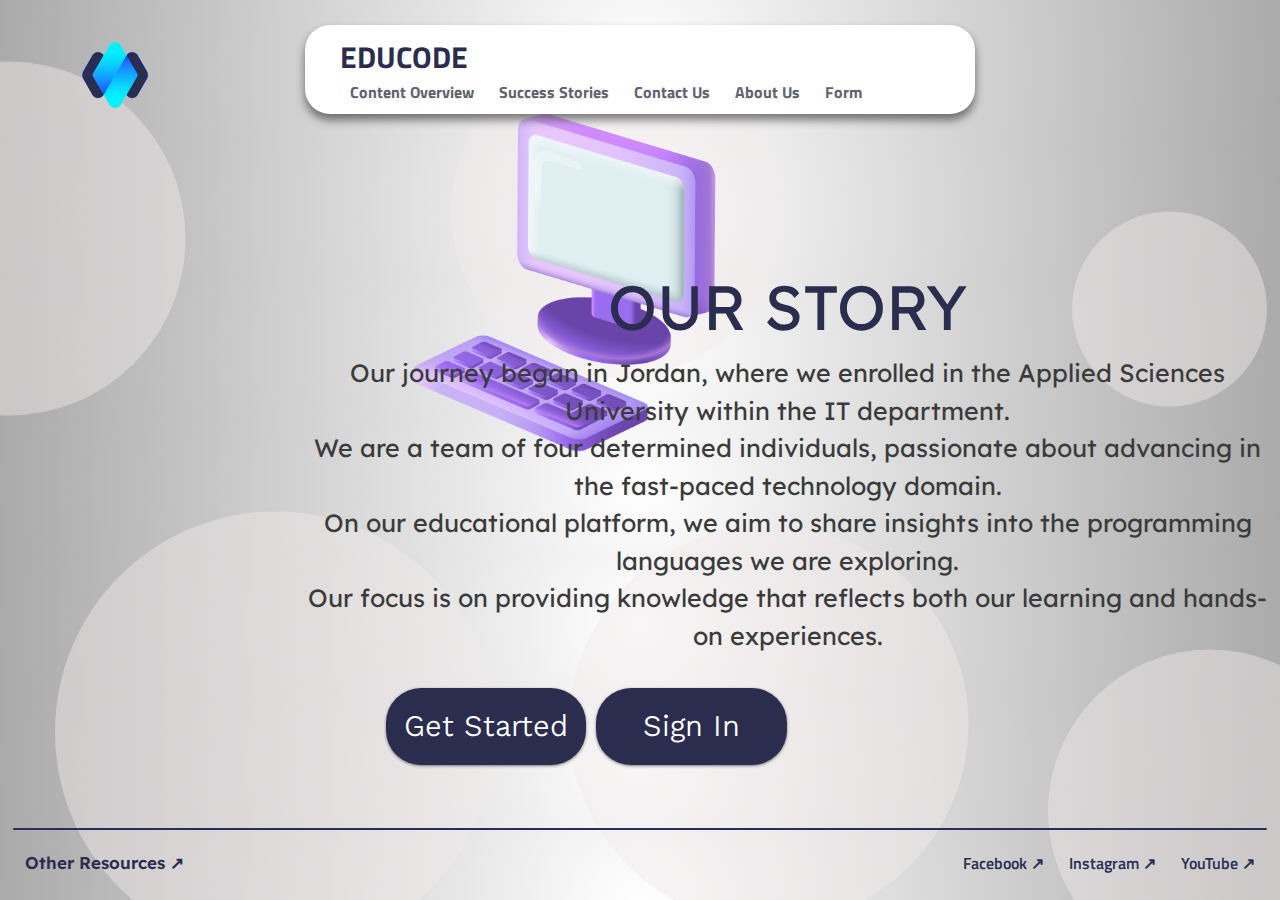
<file: index.html>
<!DOCTYPE html>
<html>
<head>
    <meta charset="UTF-8" />
    <meta name="viewport" content="width=device-width, initial-scale=1.0">
   
    <!--FONTS-->
    <link rel="preconnect" href="https://fonts.googleapis.com">
    <link rel="preconnect" href="https://fonts.gstatic.com" crossorigin>
    <link href="https://fonts.googleapis.com/css2?family=Russo+One&display=swap" rel="stylesheet">
    <link href="https://fonts.googleapis.com/css2?family=Kantumruy+Pro:ital,wght@0,100..700;1,100..700&display=swap" rel="stylesheet">   <link href="https://fonts.googleapis.com/css2?family=Teko:wght@300..700&family=Titillium+Web:ital,wght@0,200;0,300;0,400;0,600;0,700;0,900;1,200;1,300;1,400;1,600;1,700&display=swap" rel="stylesheet">
    <link href="https://fonts.googleapis.com/css2?family=Poppins:ital,wght@0,100;0,200;0,300;0,400;0,500;0,600;0,700;0,800;0,900;1,100;1,200;1,300;1,400;1,500;1,600;1,700;1,800;1,900&display=swap" rel="stylesheet">
    <link href="https://fonts.googleapis.com/css2?family=Lexend:wght@100..900&display=swap" rel="stylesheet">

   <link href="https://cdn.jsdelivr.net/npm/bootstrap@5.3.0-alpha1/dist/css/bootstrap.min.css" rel="stylesheet">


    <title>EduCODE</title>
    <link href="index.css" rel="stylesheet">
</head>
<body>

    <nav class="navbar">
      <div class="logo">
       <a href="index.html" class="hlink">EDUCODE</a>
      </div>
      <ul class="nav-links ">
        <li><a href="contentover.html">Content Overview</a></li>
        <li><a href="success.html">Success Stories</a></li>
        <li><a href="contactus.html">Contact Us</a></li>
        <li><a href="aboutus.html">About Us</a></li>
        <li><a href="form.html">Form</a></li>
      </ul>
    </nav>
        <div class="button-container">
          <a href="contentover.html" class="demo-link">Get Started</a>
          <a href="signin.html" class="sign-in-button" >Sign In</a>
        </div>
      </div>
      <div><img src="logo2.png" class="img-left"></div>
      <div class="ourstory">
        <p>
          <br><f1>OUR STORY</f1>
          <br>Our journey began in Jordan, where we enrolled in the Applied Sciences University within the IT department.
          <br>We are a team of four determined individuals, passionate about advancing in the fast-paced technology domain.
          <br>On our educational platform, we aim to share insights into the programming languages we are exploring.
          <br>Our focus is on providing knowledge that reflects both our learning and hands-on experiences.
        </p>
    </div>
    </section>
    <div class="vline"></div>
    <div class="socail">
      <a href="https://www.Facebook.com/" target="_blank">Facebook  ↗</a>
      <a href="https://www.instagram.com/"target="_blank">Instagram  ↗</a>
      <a href="https://www.youtube.com/"target="_blank">YouTube  ↗</a>
    </div>
    <a href="other.html" class="resource">Other Resources ↗</a>

    <div class="bground"></div>
<div class="img1"><img src="pc-Photoroom.png"></div>

  </body>
</html>
</file>
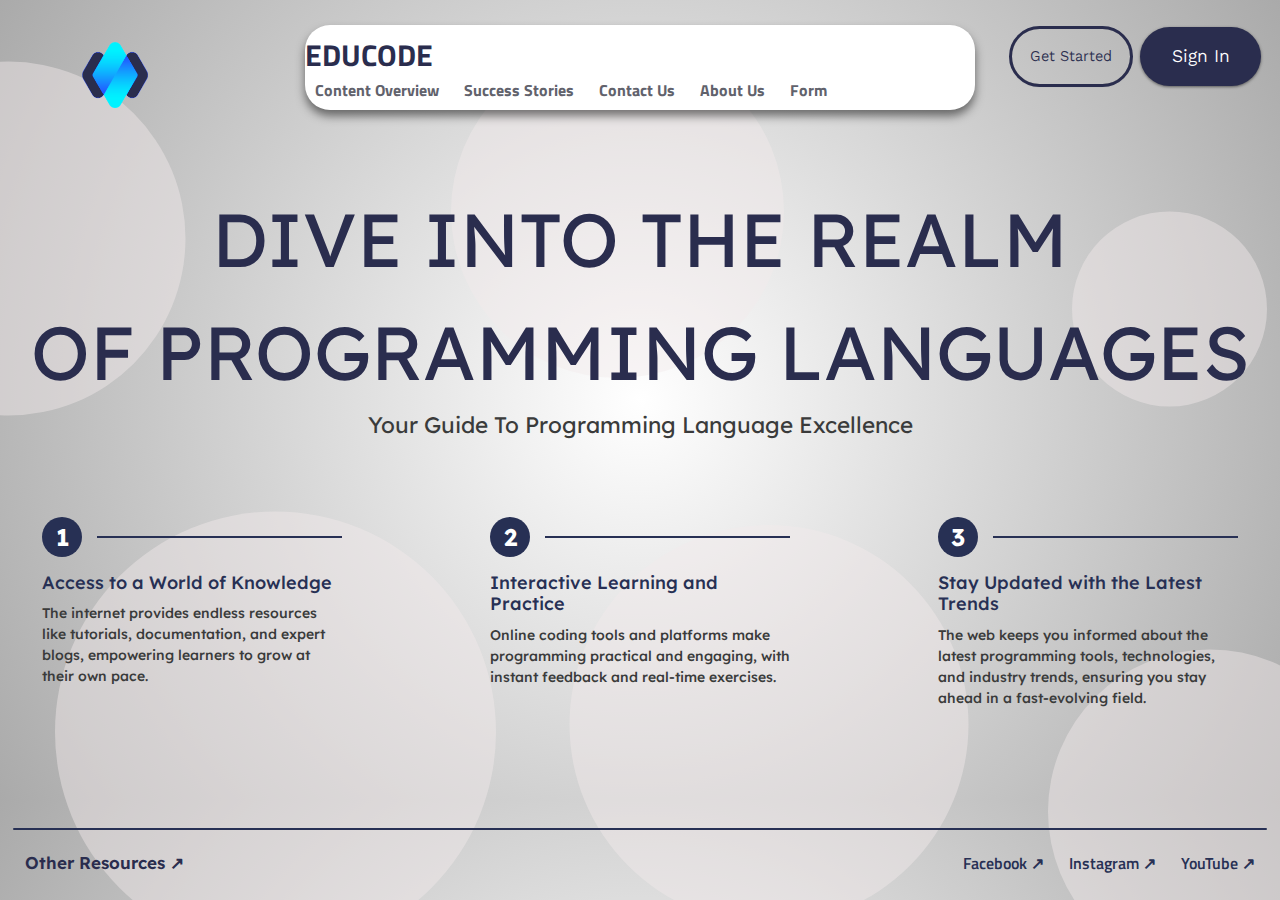
<file: aboutus.html>
<!DOCTYPE html>
<html>
<head>
    <meta charset="UTF-8" />
    <meta name="viewport" content="width=device-width, initial-scale=1.0">
    <link rel="preconnect" href="https://fonts.googleapis.com">
    <link rel="preconsnect" href="https://fonts.gstatic.com" crossorigin>
    <link href="https://fonts.googleapis.com/css2?family=Russo+One&display=swap" rel="stylesheet">
    <link href="https://fonts.googleapis.com/css2?family=Kantumruy+Pro:ital,wght@0,100..700;1,100..700&display=swap" rel="stylesheet">   <link href="https://fonts.googleapis.com/css2?family=Teko:wght@300..700&family=Titillium+Web:ital,wght@0,200;0,300;0,400;0,600;0,700;0,900;1,200;1,300;1,400;1,600;1,700&display=swap" rel="stylesheet">
    <link href="https://fonts.googleapis.com/css2?family=Lexend:wght@100..900&display=swap" rel="stylesheet">
    <title>About us</title>
    <link href="aboutus.css" rel="stylesheet">
       <link href="https://cdn.jsdelivr.net/npm/bootstrap@5.3.0-alpha1/dist/css/bootstrap.min.css" rel="stylesheet">
</head>
<body>
  
    <nav class="navbar">
      <div class="logo">
       <a href="index.html" class="hlink">EDUCODE</a>
      </div>
      <ul class="nav-links ">
        <li><a href="contentover.html">Content Overview</a></li>
        <li><a href="success.html">Success Stories</a></li>
        <li><a href="contactus.html">Contact Us</a></li>
        <li><a href="aboutus.html">About Us</a></li>
        <li><a href="form.html">Form</a></li>
      </ul>
    </nav>

<br><br>
<div class="aboutus">
 <f>DIVE INTO THE REALM <br>OF PROGRAMMING LANGUAGES</f>
  <l>Your Guide To Programming Language Excellence</l>
</div>
<section class="features-container">
  <div class="feature">
      <div class="feature-header">
          <span class="feature-number">1</span>
          <div class="divider"></div>
      </div>
      <div class="feature-content">
          <h3>Access to a World of Knowledge</h3>
          <p>The internet provides endless resources like tutorials, documentation, and expert blogs, empowering learners to grow at their own pace.</p>
      </div>
  </div>

  <div class="feature">
      <div class="feature-header">
          <span class="feature-number">2</span>
          <div class="divider"></div>
      </div>
      <div class="feature-content">
          <h3>Interactive Learning and Practice</h3>
          <p>Online coding tools and platforms make programming practical and engaging, with instant feedback and real-time exercises.</p>
      </div>
  </div>

  <div class="feature">
      <div class="feature-header">
          <span class="feature-number">3</span>
          <div class="divider"></div>
      </div>
      <div class="feature-content">
          <h3>Stay Updated with the Latest Trends </h3>
          <p>The web keeps you informed about the latest programming tools, technologies, and industry trends, ensuring you stay ahead in a fast-evolving field.</p>
      </div>
  </div>
</section>


<div class="button-container">
  <a href="contentover.html" class="demo-link">Get Started</a>
  <a href=signin.html class="sign-in-button" >Sign In</a>
</div>

      <div><img src="logo2.png" class="img-left"></div>
    </section>
    <div class="vline"></div>
    <div class="socail">
      <a href="https://www.Facebook.com/" target="_blank">Facebook  ↗</a>
      <a href="https://www.instagram.com/"target="_blank">Instagram  ↗</a>
      <a href="https://www.youtube.com/"target="_blank">YouTube  ↗</a>
    </div>
 <div class="bground"></div>
 <a href="other.html" class="resource">Other Resources ↗</a>

 

  </body>
</html>
</file>
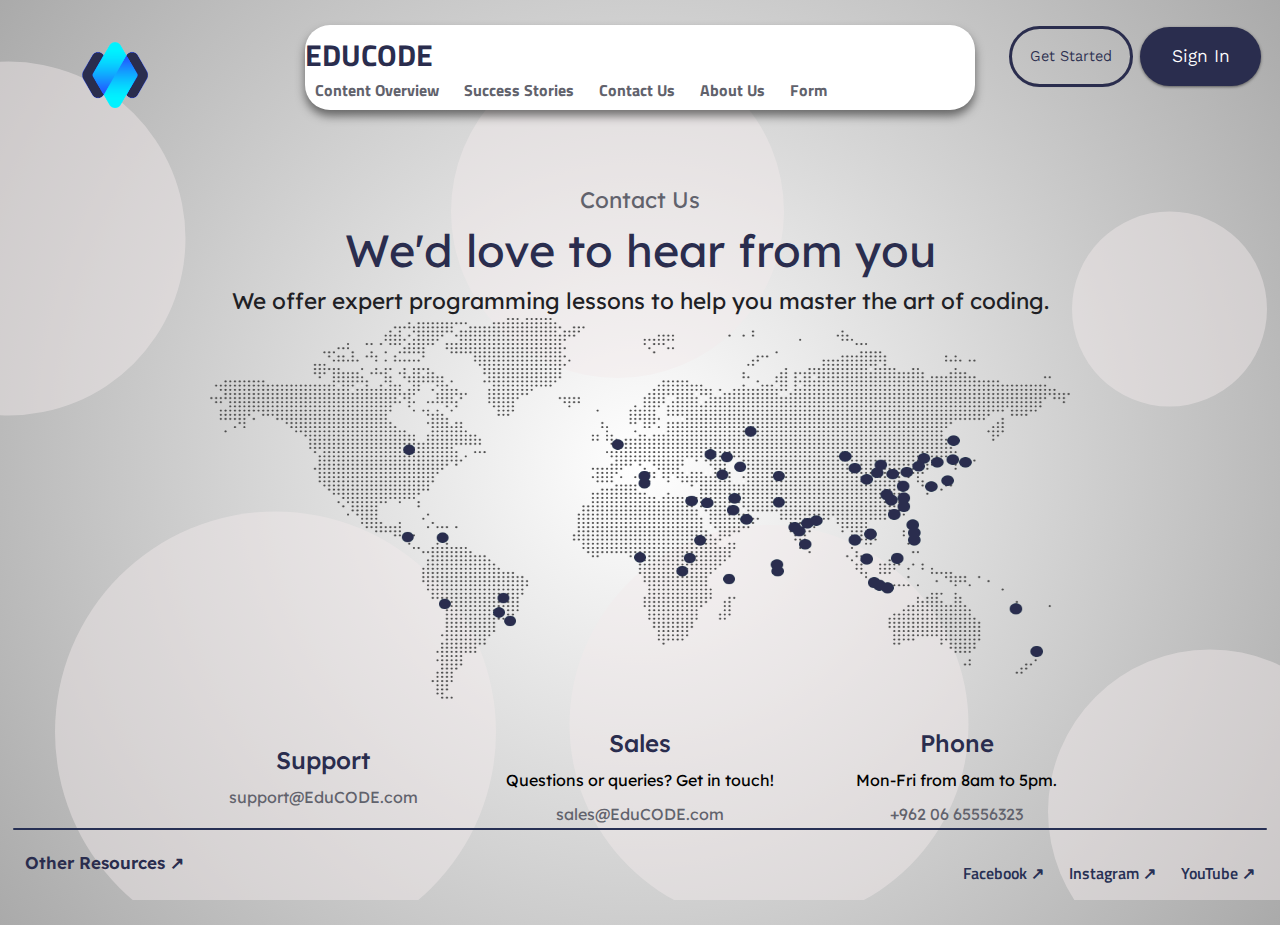
<file: contactus.html>
<!DOCTYPE html>
<html>
<head>
    <meta charset="UTF-8" />
    <meta name="viewport" content="width=device-width, initial-scale=1.0">
    <link rel="preconnect" href="https://fonts.googleapis.com">
    <link rel="preconsnect" href="https://fonts.gstatic.com" crossorigin>
    <link href="https://fonts.googleapis.com/css2?family=Russo+One&display=swap" rel="stylesheet">
    <link href="https://fonts.googleapis.com/css2?family=Kantumruy+Pro:ital,wght@0,100..700;1,100..700&display=swap" rel="stylesheet">   <link href="https://fonts.googleapis.com/css2?family=Teko:wght@300..700&family=Titillium+Web:ital,wght@0,200;0,300;0,400;0,600;0,700;0,900;1,200;1,300;1,400;1,600;1,700&display=swap" rel="stylesheet">
    <link href="https://fonts.googleapis.com/css2?family=Lexend:wght@100..900&display=swap" rel="stylesheet">
    <title>Contact us</title>
    <link href="contactus.css" rel="stylesheet">
       <link href="https://cdn.jsdelivr.net/npm/bootstrap@5.3.0-alpha1/dist/css/bootstrap.min.css" rel="stylesheet">
</head>
<body>
    <nav class="navbar">
      <div class="logo">
       <a href="index.html" class="hlink">EDUCODE</a>
      </div>
      <ul class="nav-links ">
        <li><a href="contentover.html">Content Overview</a></li>
        <li><a href="success.html">Success Stories</a></li>
        <li><a href="contactus.html">Contact Us</a></li>
        <li><a href="aboutus.html">About Us</a></li>
        <li><a href="form.html">Form</a></li>
      </ul>
    </nav>

<br><br>

<div class="aboutus">
  <l>Contact Us</l>
 <f>We'd love to hear from you</f>
 <o>We offer expert programming lessons to help you master the art of coding.</o>
</div>
<div class="world"><img src="image (1).png"></div>
<div class="contact-info">
  <div class="info-block">
    <h3>Support</h3>
    <p></p>
    <a href="mailto:support@untitledui.com">support@EduCODE.com</a>
  </div>
  <div class="info-block">
    <h3>Sales</h3>
    <p>Questions or queries? Get in touch!</p>
    <a href="mailto:sales@untitledui.com">sales@EduCODE.com</a>
  </div>
  <div class="info-block">
    <h3>Phone</h3>
    <p>Mon-Fri from 8am to 5pm.</p>
    <a href="tel:+962 06 65556323">+962 06 65556323</a>
  </div>
</div>

<div class="button-container">
  <a href="contentover.html" class="demo-link">Get Started</a>
  <a href=signin.html class="sign-in-button" >Sign In</a>
</div>

      <div><img src="logo2.png" class="img-left"></div>
    </section>
    <div class="vline"></div>
    <div class="socail">
      <a href="https://www.Facebook.com/" target="_blank">Facebook  ↗</a>
      <a href="https://www.instagram.com/"target="_blank">Instagram  ↗</a>
      <a href="https://www.youtube.com/"target="_blank">YouTube  ↗</a>
    </div>
 <div class="bground"></div>
 <a href="other.html" class="resource">Other Resources ↗</a>

  </body>
</html>
</file>
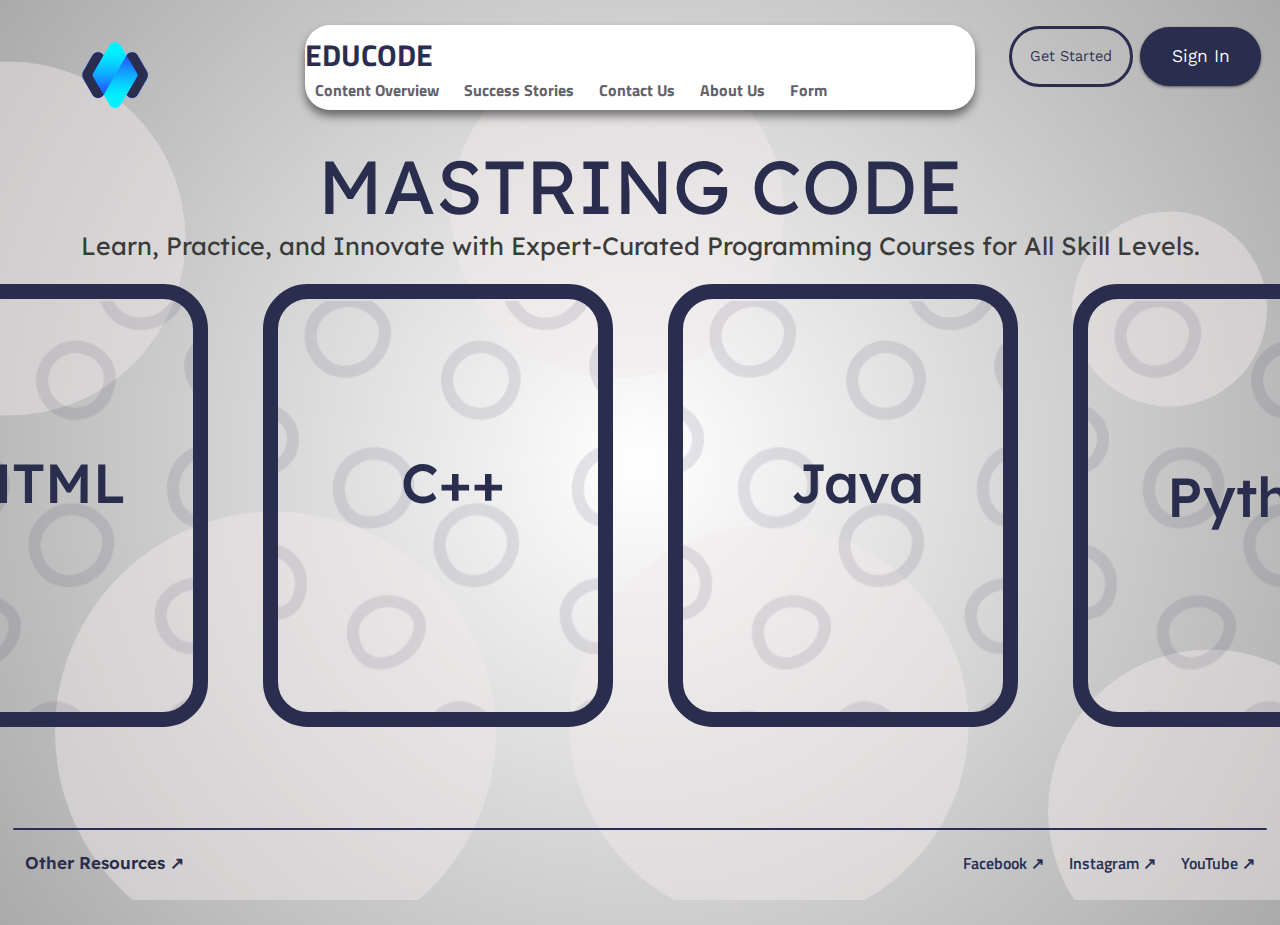
<file: contentover.html>
<!DOCTYPE html>
<html>
<head>
    <meta charset="UTF-8" />
    <meta name="viewport" content="width=device-width, initial-scale=1.0">
    <link rel="preconnect" href="https://fonts.googleapis.com">
    <link href="https://fonts.googleapis.com/css2?family=Russo+One&display=swap" rel="stylesheet">
    <link href="https://fonts.googleapis.com/css2?family=Kantumruy+Pro:ital,wght@0,100..700;1,100..700&display=swap" rel="stylesheet">
    <link href="https://fonts.googleapis.com/css2?family=Teko:wght@300..700&family=Titillium+Web:ital,wght@0,200;0,300;0,400;0,600;0,700;0,900;1,200;1,300;1,400;1,600;1,700&display=swap" rel="stylesheet">
    <link href="https://fonts.googleapis.com/css2?family=Lexend:wght@100..900&display=swap" rel="stylesheet">
    <title>Content overview</title>
    <link href="contentover.css" rel="stylesheet">
       <link href="https://cdn.jsdelivr.net/npm/bootstrap@5.3.0-alpha1/dist/css/bootstrap.min.css" rel="stylesheet">
    <style>


    </style>

</head>
<body>
    <div><img src="logo2.png" class="img-left"></div>
    <!-- Navigation -->
    <nav class="navbar">
        <div class="logo">
            <a href="index.html" class="hlink">EDUCODE</a>
        </div>
        <ul class="nav-links">
        <li><a href="contentover.html">Content Overview</a></li>
        <li><a href="success.html">Success Stories</a></li>
        <li><a href="contactus.html">Contact Us</a></li>
        <li><a href="aboutus.html">About Us</a></li>
        <li><a href="form.html">Form</a></li>
       
        </ul>
    </nav>

    <!-- Success Stories Section -->
    <section class="success-section">
        <!-- Success Stories Header -->
        <div class="section-header">
            <h1 class="success-title">MASTRING CODE<br><j>Learn, Practice, and Innovate with Expert-Curated Programming Courses for All Skill Levels.</j></h1>
        </div>  
        <div class="wrapper">
            <div class="image">
                <a href="https://www.w3.org/html/" target="_blank">
                    <img src="html-logo.png" alt="HTML Logo">
                    <div class="content">
                        <h1>HTML</h1>
                        <h1 class="title1">HTML is a markup language used<br> to structure and display content on the web effectively.</h1>  
                        <button  onclick="window.open('https://www.youtube.com/playlist?list=PLknwEmKsW8OtLRQPTLms79499meY2D6ij')"> Go to Youtube</button>  
                    </div>
                </a>
            </div>
            <div class="image">
                <a href="https://www.learncpp.com/" target="_blank">
                    <img src="html-logo.png" alt="C++ Logo">
                    <div class="content">
                        <h1>C++</h1>
                        <h1 class="title1">C++ structured programming focuses on clear, logical code flow using functions, loops, and conditionals.</h1>
                        <button  onclick="window.open('https://www.youtube.com/playlist?list=PLCInYL3l2AajFAiw4s1U4QbGszcQ-rAb3')"> Go to Youtube</button>    
                    </div>   
                </a>
            </div>
            <div class="image">
                <a href="https://www.oracle.com/java/" target="_blank">
                    <img src="html-logo.png" alt="Java Logo">
                    <div class="content">
                        <h1>Java</h1>
                        <h1 class="title1">Java OOP uses objects and classes to organize code, promoting reusability, inheritance, and encapsulation.</h1>  
                        <button onclick="window.open('https://www.youtube.com/playlist?list=PLCInYL3l2AajYlZGzU_LVrHdoouf8W6ZN')"> Go to Youtube</button>
                        
                    </div>   
                </a>
            </div>
            <div class="image">
                <a href="https://www.python.org/" target="_blank">
                    <img src="html-logo.png" alt="Python Logo">
                    <div class="content">
                        <h1>Python</h1>
                        <h1 class="title1">Python is a versatile, high-level programming language known for its simplicity and readability.</h1>  
                        <button  onclick="window.open('https://www.youtube.com/playlist?list=PLuXY3ddo_8nzrO74UeZQVZOb5-wIS6krJ')"> Go to Youtube</button>  
                    </div>   
                </a>
            </div>
        </div>
    </section>

    <!-- Sign-in and Get Started -->
    <div class="button-container">
        <a href="contentover.html" class="demo-link">Get Started</a>
        <a href="signin.html" class="sign-in-button">Sign In</a>
    </div>

    <!-- Social Links -->
    <div class="vline"></div>
    <div class="socail">
        <a href="https://www.Facebook.com/" target="_blank">Facebook ↗</a>
        <a href="https://www.instagram.com/" target="_blank">Instagram ↗</a>
        <a href="https://www.youtube.com/" target="_blank">YouTube ↗</a>
    </div>
   
    <div class="bground"></div>
    <a href="other.html" class="resource">Other Resources ↗</a>

</body>
</html>
</file>
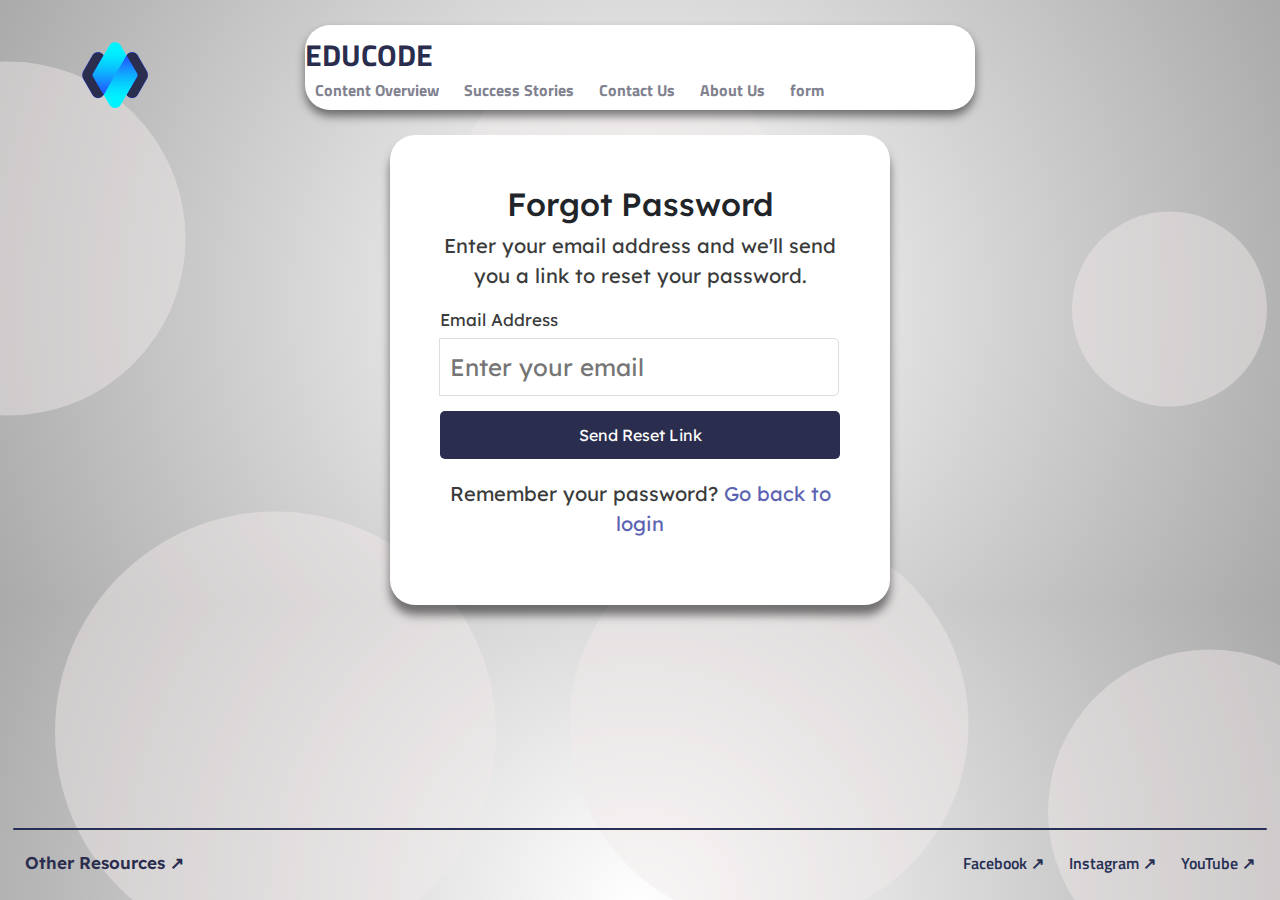
<file: forgot-password.html>
<!DOCTYPE html>
<html lang="en">
<head>
    <meta charset="UTF-8" />
    <meta name="viewport" content="width=device-width, initial-scale=1.0">
    <link rel="preconnect" href="https://fonts.googleapis.com">
    <link rel="preconnect" href="https://fonts.gstatic.com" crossorigin>
    <link href="https://fonts.googleapis.com/css2?family=Russo+One&display=swap" rel="stylesheet">
    <link href="https://fonts.googleapis.com/css2?family=Kantumruy+Pro:ital,wght@0,100..700;1,100..700&display=swap" rel="stylesheet">
    <link href="https://fonts.googleapis.com/css2?family=Teko:wght@300..700&family=Titillium+Web:ital,wght@0,200;0,300;0,400;0,600;0,700;0,900;1,200;1,300;1,400;1,600;1,700&display=swap" rel="stylesheet">
    <link href="https://fonts.googleapis.com/css2?family=Lexend:wght@100..900&display=swap" rel="stylesheet">
    <title>Reset Password</title>
    <link href="forgot-password.css" rel="stylesheet">
       <link href="https://cdn.jsdelivr.net/npm/bootstrap@5.3.0-alpha1/dist/css/bootstrap.min.css" rel="stylesheet">
</head>
<body>

    <nav class="navbar">
        <div class="logo">
            <a href="index.html" class="hlink">EDUCODE</a>
        </div>
        <ul class="nav-links">
            <li><a href="contentover.html">Content Overview</a></li>
            <li><a href="success.html">Success Stories</a></li>
            <li><a href="contactus.html">Contact Us</a></li>
            <li><a href="aboutus.html">About Us</a></li>
            <li><a href="foem.html">form</a></li>
        </ul>
    </nav>


    
   
    
    <div class="container">
      <div class="forgot-password-form">
          <h2>Forgot Password</h2>
          <p>Enter your email address and we'll send you a link to reset your password.</p>
          
          <form action="#" method="POST">
              <div class="input-group">
                  <label for="email">Email Address</label>
                  <input type="email" id="email" name="email" required placeholder="Enter your email">
              </div>

              <button type="submit" class="submit-btn">Send Reset Link</button>
          </form>

          <div class="back-link">
              <p>Remember your password? <a href="signin.html">Go back to login</a></p>
          </div>
      </div>
  </div>

    <div class="socail">
        <a href="https://www.Facebook.com/" target="_blank">Facebook ↗</a>
        <a href="https://www.instagram.com/" target="_blank">Instagram ↗</a>
        <a href="https://www.youtube.com/" target="_blank">YouTube ↗</a>
    </div>
    <div><img src="logo2.png" class="img-left" alt="Logo"></div>
    <div class="vline"></div>
    <a href="other.html" class="resource">Other Resources ↗</a>
    <div class="bground"></div>

</body>
</html>
</file>
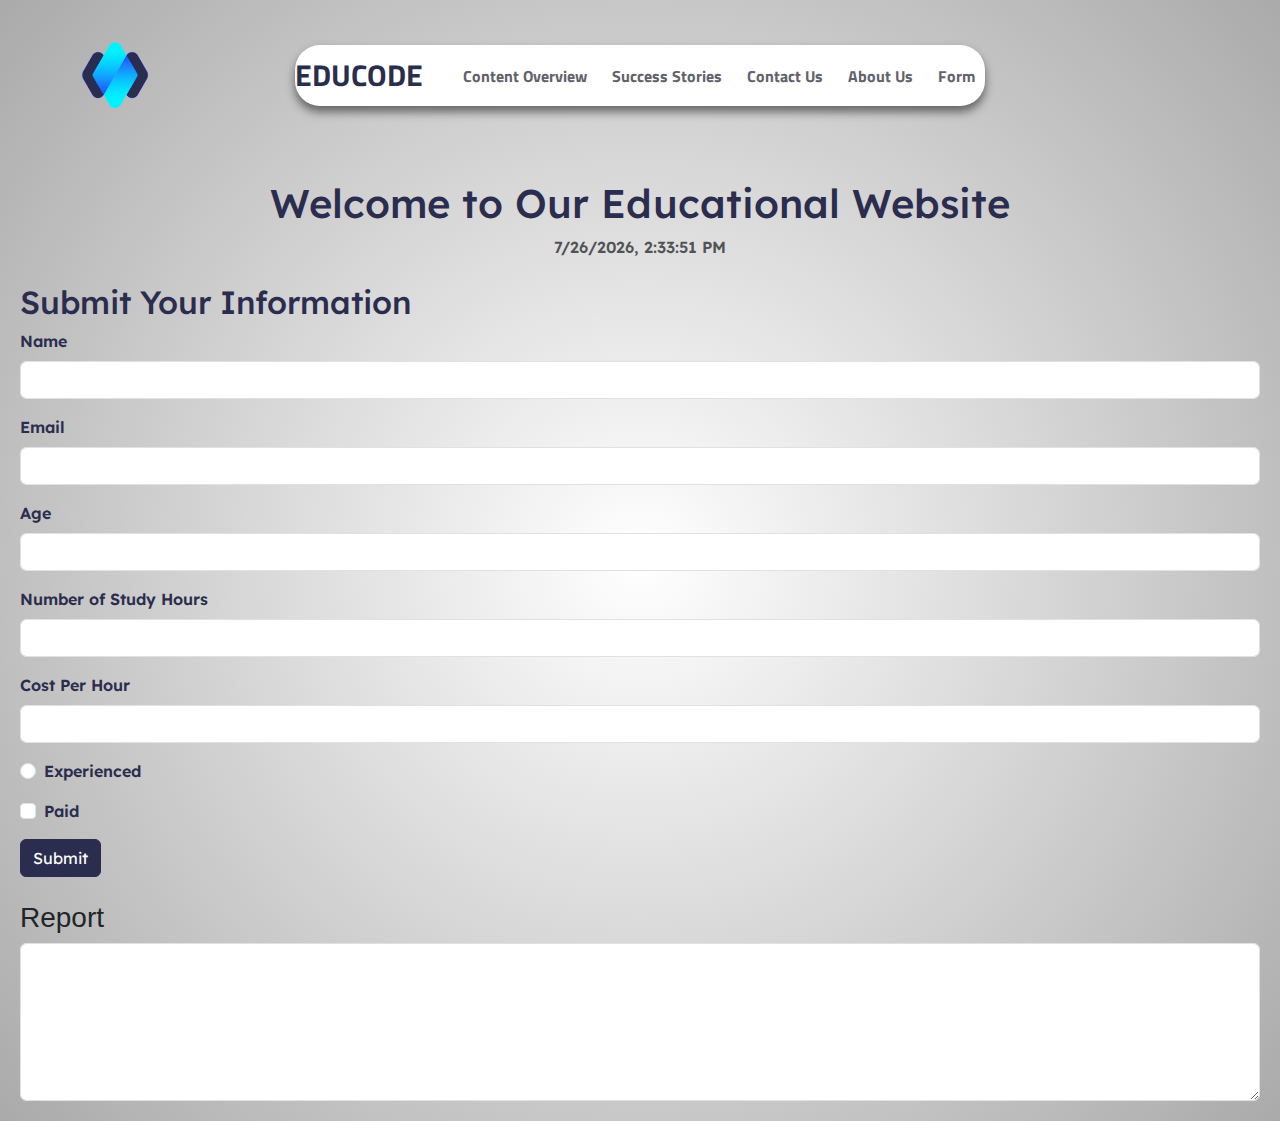
<file: form.html>
<!DOCTYPE html>
<html lang="en">
<head>
    <meta charset="UTF-8">
    <meta name="viewport" content="width=device-width, initial-scale=1.0">
    <link rel="preconnect" href="https://fonts.googleapis.com">
    <link href="https://fonts.googleapis.com/css2?family=Russo+One&display=swap" rel="stylesheet">
    <link href="https://fonts.googleapis.com/css2?family=Kantumruy+Pro:ital,wght@0,100..700;1,100..700&display=swap" rel="stylesheet">
    <link href="https://fonts.googleapis.com/css2?family=Teko:wght@300..700&family=Titillium+Web:ital,wght@0,200;0,300;0,400;0,600;0,700;0,900;1,200;1,300;1,400;1,600;1,700&display=swap" rel="stylesheet">
    <link href="https://fonts.googleapis.com/css2?family=Lexend:wght@100..900&display=swap" rel="stylesheet">
    <title>Form</title>
    <link href="form.css" rel="stylesheet">
    <link href="https://cdn.jsdelivr.net/npm/bootstrap@5.3.0-alpha1/dist/css/bootstrap.min.css" rel="stylesheet">
    <style>
        body {
            font-family: Arial, sans-serif;
            background-color: #f8f9fa;
            padding: 20px;
        }
        .error {
            color: red;
            font-size: 0.9em;
        }
    </style>
</head>
<body>
    <div><img src="logo2.png" class="img-left"></div>
    <nav class="navbar">
        <div class="logo">
            <a href="index.html" class="hlink">EDUCODE</a>
        </div>
        <ul class="nav-links">
        <li><a href="contentover.html">Content Overview</a></li>
        <li><a href="success.html">Success Stories</a></li>
        <li><a href="contactus.html">Contact Us</a></li>
        <li><a href="aboutus.html">About Us</a></li>
        <li><a href="form.html">Form</a></li>
        </ul>
    </nav>
    <br><br>
    <header class="mb-4 text-center">
        <div class="dkk"><h1>Welcome to Our Educational Website</h1></div>
        <p id="date-time" class="text-muted dkk"></p>
    </header>
    <div class="aboutus"></div>
    <section id="form">
        <div class="dkk"><h2>Submit Your Information</h2></div>
        <form id="userForm" class="needs-validation dkk" novalidate>
            <div class="mb-3">
                <label for="name" class="form-label">Name</label>
                <input type="text" class="form-control" id="name" required>
                <span class="error" id="nameError"></span>
            </div>
            <div class="mb-3">
                <label for="email" class="form-label">Email</label>
                <input type="email" class="form-control" id="email" required>
                <span class="error" id="emailError"></span>
            </div>
            <div class="mb-3">
                <label for="age" class="form-label">Age</label>
                <input type="number" class="form-control" id="age" min="1" max="100" required>
                <span class="error" id="ageError"></span>
            </div>
            <div class="mb-3">
                <label for="hours" class="form-label">Number of Study Hours</label>
                <input type="number" class="form-control" id="hours" min="1" required>
                <span class="error" id="hoursError"></span>
            </div>
            <div class="mb-3">
                <label for="costPerHour" class="form-label">Cost Per Hour</label>
                <input type="number" class="form-control" id="costPerHour" min="1" required>
                <span class="error" id="costPerHourError"></span>
            </div>
            <div class="mb-3 form-check">
                <input type="radio" class="form-check-input" id="experienced" name="experience">
                <label class="form-check-label" for="experienced">Experienced</label>
            </div>
            <div class="mb-3 form-check">
                <input type="checkbox" class="form-check-input" id="paid">
                <label class="form-check-label" for="paid">Paid</label>
            </div>
            <button style="background-color: #2a2d4e; border-color: #2a2d4e;" type="button" class="btn btn-primary" onclick="validateAndCalculate()">Submit</button>
        </form>
        <h3 class="mt-4">Report</h3>
        <textarea class="form-control" id="report" rows="6" readonly></textarea>
    </section>
    <script src="https://cdn.jsdelivr.net/npm/bootstrap@5.3.0-alpha1/dist/js/bootstrap.bundle.min.js"></script>
    <script>
        const dateTime = document.getElementById('date-time');
        const now = new Date();
        dateTime.textContent = now.toLocaleString();

        function validateAndCalculate() {
            let isValid = true;
            const name = document.getElementById('name').value;
            const email = document.getElementById('email').value;
            const age = document.getElementById('age').value;
            const hours = document.getElementById('hours').value;
            const costPerHour = document.getElementById('costPerHour').value;
            const report = document.getElementById('report');

            document.querySelectorAll('.error').forEach(el => el.textContent = '');

            if (name.trim() === '') {
                document.getElementById('nameError').textContent = 'Name is required.';
                isValid = false;
            }
            if (email.trim() === '' || !email.includes('@')) {
                document.getElementById('emailError').textContent = 'Valid email is required.';
                isValid = false;
            }
            if (age < 1 || age > 100) {
                document.getElementById('ageError').textContent = 'Age must be between 1 and 100.';
                isValid = false;
            }
            if (hours < 1) {
                document.getElementById('hoursError').textContent = 'Number of hours must be at least 1.';
                isValid = false;
            }
            if (costPerHour < 1) {
                document.getElementById('costPerHourError').textContent = 'Cost per hour must be at least 1.';
                isValid = false;
            }

            if (isValid) {
                const totalCost = hours * costPerHour;
                report.value = `Name: ${name}\nEmail: ${email}\nAge: ${age}\nNumber of Study Hours: ${hours}\nCost Per Hour: $${costPerHour}\nTotal Cost: $${totalCost}`;
            }
        }
    </script>
</body>
</html>
</file>
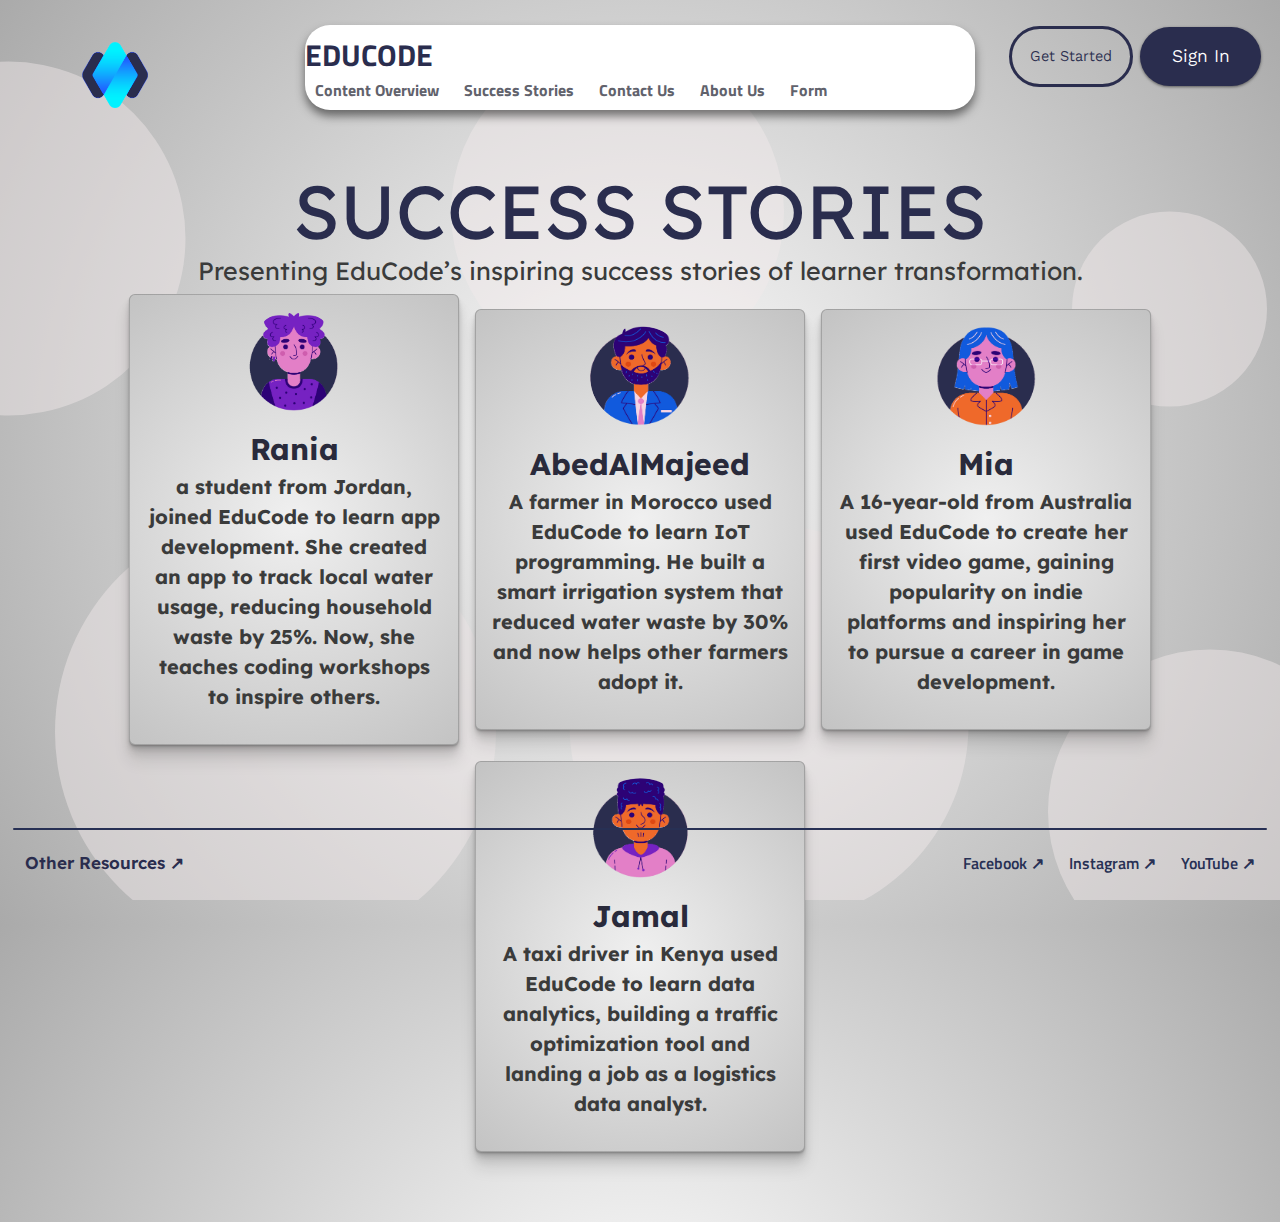
<file: success.html>
<!DOCTYPE html>
<html>
<head>
    <meta charset="UTF-8" />
    <meta name="viewport" content="width=device-width, initial-scale=1.0">
    <link rel="preconnect" href="https://fonts.googleapis.com">
    <link href="https://fonts.googleapis.com/css2?family=Russo+One&display=swap" rel="stylesheet">
    <link href="https://fonts.googleapis.com/css2?family=Kantumruy+Pro:ital,wght@0,100..700;1,100..700&display=swap" rel="stylesheet">
    <link href="https://fonts.googleapis.com/css2?family=Teko:wght@300..700&family=Titillium+Web:ital,wght@0,200;0,300;0,400;0,600;0,700;0,900;1,200;1,300;1,400;1,600;1,700&display=swap" rel="stylesheet">
    <link href="https://fonts.googleapis.com/css2?family=Lexend:wght@100..900&display=swap" rel="stylesheet">
    <title>Success stories</title>
    <link href="success.css" rel="stylesheet">
       <link href="https://cdn.jsdelivr.net/npm/bootstrap@5.3.0-alpha1/dist/css/bootstrap.min.css" rel="stylesheet">
</head>
<body>
    <!-- Navigation -->
    <nav class="navbar">
        <div class="logo">
            <a href="index.html" class="hlink">EDUCODE</a>
        </div>
        <ul class="nav-links">
        <li><a href="contentover.html">Content Overview</a></li>
        <li><a href="success.html">Success Stories</a></li>
        <li><a href="contactus.html">Contact Us</a></li>
        <li><a href="aboutus.html">About Us</a></li>
        <li><a href="form.html">Form</a></li>
        </ul>
    </nav>
    <div><img src="logo2.png" class="img-left"></div>
    <!-- Success Stories Section -->
    <section class="success-section">
        <!-- Success Stories Header -->
        <div class="section-header">
            <h1 class="success-title">SUCCESS STORIES<br><j>Presenting EduCode’s inspiring success stories of learner transformation.</j></h1>
        </div>

        <!-- Cards Section -->
        <div id="cards">
            <div class="card">
                <img src="ill1.png" alt="Sophia">
                <k>Rania</k>
                <p><b>a student from Jordan, joined EduCode to learn app development. She created an app to track local water usage, reducing household waste by 25%. Now, she teaches coding workshops to inspire others.</b></p>
            </div>
            <div class="card">
                <img src="ill3.png" alt="Ali">
                <k>AbedAlMajeed</k>
                <p><b>A farmer in Morocco used EduCode to learn IoT programming. He built a smart irrigation system that reduced water waste by 30% and now helps other farmers adopt it.</b></p>
            </div>
            <div class="card">
                <img src="ill2.png" alt="Mia">
                <k>Mia</k>
                <p><b>A 16-year-old from Australia used EduCode to create her first video game, gaining popularity on indie platforms and inspiring her to pursue a career in game development.</b></p>
            </div>
            <div class="card">
                <img src="ill4.png" alt="Jamal">
                <k>Jamal</k>
                <p><b>A taxi driver in Kenya used EduCode to learn data analytics, building a traffic optimization tool and landing a job as a logistics data analyst.</b></p>
            </div>
        </div>
    </section>

    <!-- Sign-in and Get Started -->
    <div class="button-container">
        <a href="contentover.html" class="demo-link">Get Started</a>
        <a href="signin.html" class="sign-in-button">Sign In</a>
    </div>

    <!-- Social Links -->
    <div class="vline"></div>
    <div class="socail">
        <a href="https://www.Facebook.com/" target="_blank">Facebook ↗</a>
        <a href="https://www.instagram.com/" target="_blank">Instagram ↗</a>
        <a href="https://www.youtube.com/" target="_blank">YouTube ↗</a>
    </div>
    <a href="other.html" class="resource">Other Resources ↗</a>
    <div class="bground"></div>

</body>
</html>
</file>
<file: index.css>
body {
  margin: 0;
  font-family: Arial, sans-serif;
  background: rgb(157,167,206);
  background: radial-gradient(circle, rgb(255, 255, 255) 0%, rgb(170, 170, 170) 100%);
}

.bground {
  content: '';
  background-image: url(circle.svg);
  background-repeat: no-repeat;
  background-size: cover;
  background-position: center;
  position: absolute;
  top: 0;
  bottom: 0;
  right: 0;
  left: 0;
  opacity: 45%;
  z-index: -1;
}

.navbar {
  display: flex;
  justify-content: space-between;
  align-items: center;
  background-color: rgb(255, 255, 255);
  padding: 10px 35px;
  border-radius: 25px;
  margin: 25px auto;
  max-width: 670px;
  box-shadow: 0 6px 10px rgba(0, 0, 0, 0.5);
}

.logo {
  display: flex;
  align-items: center;
  gap: 25px;
  font-size: 30px;
  font-family: 'Titillium Web';
  font-weight: 700;
  margin-right: 22px;
}

.logo img {
  width: 30px;
  height: 30px;
}

.img-left {
  width: 130px;
  height: 130px;
  position: absolute;
  top: 10px;
  left: 50px;
}

.hlink {
  display: inline-block;
  text-decoration: none;
  color: #2a2d4e;
}

.hlink:hover {
  color: #888888;
  border-radius: 5px;
  transition: background-color 0.3s ease, color 0.3s ease;
}

.nav-links {
  list-style: none;
  display: flex;
  text-align: center;
  gap: 5px;
  margin: 0;
  padding: 0;
  font-family: "Titillium Web", sans-serif;
  font-weight: 600;
  font-style: normal;
  transition: background-color 0.3s ease;
}

.nav-links li {
  white-space: nowrap;
  display: inline-block;
}

.nav-links li a {
  text-decoration: none;
  color: #61626c;
  font-size: 16px;
  font-weight: 700;
  padding: 5px 10px;
  border-radius: 8px;
  transition: all 0.3s ease;
}

.nav-links li a:hover {
  color: #292a3b;
  font-size: 101%;
  transition: background-color 0.3s ease, color 0.3s ease, font-size 0.3s ease;
}

.rec {
  width: 650px;
  height: 360px;
  border-radius: 25px;
  background-color: #fcfcfc;
  box-shadow: 0 15px 20px rgba(0, 0, 0, 0.5);
  margin-top: 25px;
}

.img1 img {
  z-index: -1;
  height: 450px;
  width: 450px;
  position: absolute;
  top: 5.8%;
  right: 37.5%;
}

.ourstory {
  text-align: center;
  position: absolute;
  bottom: 230px;
  left: 295px;
  font-family: "Lexend", sans-serif;
  font-style: normal;
  font-optical-sizing: auto;
  font-weight: 400;
  font-size: 25px;
  color: #3a3b3b;
}

f1 {
  font-size: 250%;
  font-family: "Lexend", sans-serif;
  font-weight: 400;
  color: #2a2d4e;
}

.socail {
  display: flex;
  justify-self: right;
  gap: 25px;
  position: absolute;
  bottom: 25px;
  right: 25px;
  align-items: center;
}

.socail a {
  text-decoration: none;
  color: #273054;
  font-family: "Titillium Web", sans-serif;
  font-weight: 600;
  font-style: normal;
}

.vline {
  display: flex;
  justify-self: center;
  align-items: center;
  margin-left: 1%;
  margin-top: 1.5%;
  width: 98%;
  height: 2px;
  background-color: #273054;
  border-radius: 25px;
  position: absolute;
  bottom: 70px;
  right: 1%;
  display: flex;
  align-items: center;
  gap: 10px;
}

.button-container {
  position: absolute;
  bottom: 15%;
  right: 38.5%;
  display: flex;
  align-items: center;
  gap: 10px;
}

.demo-link {
  font-size: 30px;
  font-family: "Kantumruy Pro", sans-serif;
  font-weight: 400;
  font-style: normal;
  color: #565656;
  text-decoration: none;
  text-align: left;
  background-color: #2a2d4e;
  color: #ffffff;
  border: #181C14;
  border-radius: 35px;
  padding: 16px 18px;
  cursor: pointer;
  transition: background-color 0.3s ease, color 0.3s ease, font-size 0.3s ease;
  box-shadow: 0 1px 3px rgba(0, 0, 0, 0.5);
}

.demo-link:hover {
  background-color: #81828f00;
  color: #2a2d4e;
  outline-style: solid;
  outline-color: #2a2d4e;
}

.sign-in-button {
  font-size: 30px;
  font-family: "Kantumruy Pro", sans-serif;
  font-weight: 400;
  font-style: normal;
  text-decoration: none;
  text-align: right;
  background-color: #2a2d4e;
  color: #ffffff;
  border: #181C14;
  border-radius: 35px;
  padding: 16px 47.2px;
  cursor: pointer;
  transition: background-color 0.3s ease, color 0.3s ease, font-size 0.3s ease;
  box-shadow: 0 1px 3px rgba(0, 0, 0, 0.5);
}

.sign-in-button:hover {
  background-color: #81828f00;
  color: #2a2d4e;
  outline-style: solid;
  outline-color: #2a2d4e;
}

.navbar {
  position: relative;
}

.resource {
  font-family: "Lexend", sans-serif;
  font-style: normal;
  font-weight: 600;
  text-decoration: none;
  color: #2a2d4e;
  position: absolute;
  bottom: 25px;
  left: 25px;
  font-size: 17px;
}

@media (max-width: 600px) {
  .navbar {
      flex-direction: column;
      align-items: flex-start;
  }
  .nav-links {
      flex-direction: column;
      align-items: flex-start;
      gap: 10px;
  }
}

@media (max-width: 768px) {
  .features {
      flex-direction: column;
      align-items: center;
      gap: 20px;
  }
}

@media (max-width: 1200px) {
  .navbar {
      max-width: 550px;
      padding: 10px 25px;
  }
  .rec {
      width: 550px;
      height: 300px;
  }
  .logo {
      font-size: 25px;
  }
  .img1 img {
      width: 400px;
      height: 400px;
      top: 8%;
      right: 35%;
  }
  .button-container {
      bottom: 20%;
      right: 40%;
  }
}

@media (max-width: 992px) {
  .navbar {
      flex-direction: column;
      align-items: flex-start;
  }
  .nav-links {
      flex-direction: column;
      gap: 15px;
  }
  .img1 img {
      width: 300px;
      height: 300px;
      top: 10%;
      right: 30%;
  }
  .rec {
      width: 450px;
      height: 260px;
  }
  .button-container {
      bottom: 25%;
      right: 45%;
  }
  .ourstory {
      font-size: 20px;
      left: 200px;
  }
}

@media (max-width: 768px) {
  .navbar {
      padding: 10px 15px;
      max-width: 400px;
  }
  .nav-links {
      gap: 10px;
  }
  .rec {
      width: 350px;
      height: 220px;
  }
  .img1 img {
      width: 250px;
      height: 250px;
      top: 15%;
      right: 25%;
  }
  .button-container {
      bottom: 30%;
      right: 50%;
  }
  .ourstory {
      font-size: 18px;
      left: 150px;
  }
}

@media (max-width: 576px) {
  .navbar {
      padding: 5px 10px;
      flex-direction: column;
      align-items: center;
  }
  .rec {
      width: 300px;
      height: 200px;
  }
  .img1 img {
      width: 200px;
      height: 200px;
      top: 20%;
      right: 20%;
  }
  .button-container {
      bottom: 35%;
      right: 55%;
  }
  .ourstory {
      font-size: 16px;
      left: 100px;
  }
  .demo-link, .sign-in-button {
      font-size: 20px;
      padding: 12px 15px;
  }
}

@media (max-height: 800px) {
  .rec {
      height: 260px;
  }
  .img1 img {
      height: 300px;
  }
  .button-container {
      bottom: 25%;
  }
}
</file>
<file: aboutus.css>
body {
  margin: 0;
  font-family: Arial, sans-serif;
  background: rgb(157,167,206);
  background: radial-gradient(circle, rgb(255, 255, 255) 0%, rgb(170, 170, 170) 100%);
}

.bground{
  content: '';
  background-image: url(circle.svg);
  background-repeat: no-repeat;
  background-size: cover;
  background-position: center;
  position: absolute;
  top: 0;
  bottom: 0;
  right: 0;
  left: 0;
  opacity: 45%;
  z-index: -1;
}

.navbar {
  display: flex;
  justify-content: space-between;
  align-items: center;
  background-color: rgb(255, 255, 255);
  padding: 10px 35px;
  border-radius: 25px;
  margin: 25px auto;
  max-width: 670px;
  box-shadow: 0 6px 10px rgba(0, 0, 0, 0.5);
}

.logo {
  display: flex;
  align-items: center;
  gap: 25px;
  font-size: 30px;
  font-family: 'Titillium Web';
  font-weight: 700;
  margin-right: 22px;
}

.logo img {
  width: 30px;
  height: 30px;
}

.img-left {
  width: 130px;
  height: 130px;
  position: absolute;
  top: 10px;
  left: 50px;
}

.hlink {
  display: inline-block;
  text-decoration: none;
  color: #2a2d4e;
}

.hlink:hover {
  color: #888888;
  border-radius: 5px;
  transition: background-color 0.3s ease, color 0.3s ease;
}

.nav-links {
  list-style: none;
  display: flex;
  text-align: center;
  gap: 5px;
  margin: 0;
  padding: 0;
  font-family: "Titillium Web", sans-serif;
  font-weight: 600;
}

.nav-links li {
  white-space: nowrap;
  display: inline-block;
}

.resource {
  font-family: "Lexend", sans-serif;
  font-weight: 600;
  text-decoration: none;
  color: #2a2d4e;
  position: absolute;
  bottom: 25px;
  left: 25px;
  font-size: 17px;
}

.nav-links li a {
  text-decoration: none;
  color: #61626c;
  font-size: 16px;
  font-weight: 700;
  padding: 5px 10px;
  border-radius: 8px;
  transition: all 0.3s ease;
}

.nav-links li a:hover {
  color: #292a3b;
  font-size: 101%;
  transition: background-color 0.3s ease, color 0.3s ease, font-size 0.3s ease;
}

.rec {
  width: 650px;
  height: 360px;
  border-radius: 25px;
  background-color: #fcfcfc;
  box-shadow: 0 15px 20px rgba(0, 0, 0, 0.5);
  margin-top: 25px;
}

.img1 img {
  z-index: -1;
  height: 450px;
  width: 450px;
  position: absolute;
  top: 5.8%;
  right: 37.5%;
}

.aboutus {
  font-family: "Lexend", sans-serif;
  font-size: 30px;
  color: #000000;
  text-align: center;
  display: flex;
  flex-direction: column;
  justify-self: center;
  gap: 0.1%;
}

f {
  font-size: 250%;
  font-weight: 400;
  color: #2a2d4e;
}

l {
  font-size: 75%;
  color: rgb(58, 59, 59);
}

.socail {
  display: flex;
  justify-self: right;
  gap: 25px;
  position: absolute;
  bottom: 25px;
  right: 25px;
  align-items: center;
}

.socail a {
  text-decoration: none;
  color: #273054;
  font-family: "Titillium Web", sans-serif;
  font-weight: 600;
}

.vline {
  display: flex;
  justify-self: center;
  align-items: center;
  margin-left: 1%;
  margin-top: 1.5%;
  width: 98%;
  height: 2px;
  background-color: #273054;
  border-radius: 25px;
  position: absolute;
  bottom: 70px;
  right: 1%;
  display: flex;
  align-items: center;
  gap: 10px;
}

.button-container {
  position: absolute;
  top: 3%;
  right: 1.5%;
  display: flex;
  align-items: center;
  gap: 10px;
}

.demo-link {
  font-size: 15px;
  font-family: "Kantumruy Pro", sans-serif;
  font-weight: 400;
  color: #565656;
  text-decoration: none;
  background-color: #81828f00;
  color: #2a2d4e;
  outline-style: solid;
  outline-color: #2a2d4e;
  border: #181C14;
  border-radius: 35px;
  padding: 16px 18px;
  cursor: pointer;
  transition: background-color 0.3s ease, color 0.3s ease, font-size 0.3s ease;
  box-shadow: 0 1px 3px rgba(0, 0, 0, 0.5);
}

.demo-link:hover {
  background-color: #81828f00;
  color: #ffffff;
  outline-style: solid;
  outline-color: #2a2d4e;
}

.sign-in-button {
  font-size: 18px;
  font-family: "Kantumruy Pro", sans-serif;
  font-weight: 400;
  text-decoration: none;
  text-align: right;
  background-color: #2a2d4e;
  color: #ffffff;
  border: #181C14;
  border-radius: 35px;
  padding: 16px 31.2px;
  cursor: pointer;
  transition: background-color 0.3s ease, color 0.3s ease, font-size 0.3s ease;
  box-shadow: 0 1px 3px rgba(0, 0, 0, 0.5);
}

.sign-in-button:hover {
  background-color: #81828f00;
  color: #2a2d4e;
  outline-style: solid;
  outline-color: #2a2d4e;
}

.navbar {
  position: relative;
}

body {
  font-family: Arial, sans-serif;
  margin: 0;
  padding: 0;
  background-color: #f8f9fa;
  color: #333;
}

.features-container {
  display: flex;
  justify-content: space-between;
  max-width: 1200px;
  margin: 75px auto;
  padding: 0 2px;
  gap: 20px;
}

.feature {
  flex: 1;
  text-align: left;
  position: relative;
  max-width: 300px;
  font-family: "Lexend", sans-serif;
}

.feature-header {
  display: flex;
  align-items: center;
  margin-bottom: 15px;
  position: relative;
}

.feature-number {
  font-size: 24px;
  font-weight: bold;
  color: #ffffff;
  background: #273054;
  padding: 10px;
  border-radius: 50%;
  text-align: center;
  width: 40px;
  height: 40px;
  display: inline-flex;
  justify-content: center;
  align-items: center;
}

.divider {
  flex-grow: 1;
  height: 2px;
  background: #273054;
  margin-left: 15px;
}

.feature-content h3 {
  font-size: 18px;
  color: #273054;
  margin: 0 0 10px;
}

.feature-content p {
  font-size: 14px;
  font-weight: 500;
  color: rgb(58, 59, 59);
}
</file>
<file: contactus.css>
body {
  height: 100%;
  margin: 0;
  font-family: Arial, sans-serif;
  background: radial-gradient(circle, rgb(255, 255, 255) 0%, rgb(170, 170, 170) 100%);
  min-height: 100vh;
}

.bground {
  content: '';
  background-image: url(circle.svg);
  background-repeat: no-repeat;
  background-size: cover;
  background-position: center;
  position: absolute;
  top: 0;
  bottom: 0;
  right: 0;
  left: 0;
  opacity: 45%;
  z-index: -1;
}

.resource {
  font-family: "Lexend", sans-serif;
  font-weight: 600;
  text-decoration: none;
  color: #2a2d4e;
  position: absolute;
  bottom: 25px;
  left: 25px;
  font-size: 17px;
}

.navbar {
  display: flex;
  justify-content: space-between;
  align-items: center;
  background-color: rgb(255, 255, 255);
  padding: 10px 35px;
  border-radius: 25px;
  margin: 25px auto;
  max-width: 670px;
  box-shadow: 0 6px 10px rgba(0, 0, 0, 0.5);
}

.logo {
  display: flex;
  align-items: center;
  gap: 25px;
  font-size: 30px;
  font-family: 'Titillium Web';
  font-weight: 700;
  margin-right: 22px;
}

.logo img {
  width: 30px;
  height: 30px;
}

.img-left {
  width: 130px;
  height: 130px;
  position: absolute;
  top: 10px;
  left: 50px;
}

.hlink {
  display: inline-block;
  text-decoration: none;
  color: #2a2d4e;
}

.hlink:hover {
  color: #888888;
  border-radius: 5px;
  transition: background-color 0.3s ease, color 0.3s ease;
}

.nav-links {
  list-style: none;
  display: flex;
  text-align: center;
  gap: 5px;
  margin: 0;
  padding: 0;
  font-family: "Titillium Web", sans-serif;
  font-weight: 600;
}

.nav-links li {
  white-space: nowrap;
  display: inline-block;
}

.nav-links li a {
  text-decoration: none;
  color: #61626c;
  font-size: 16px;
  font-weight: 700;
  padding: 5px 10px;
  border-radius: 8px;
  transition: all 0.3s ease;
}

.nav-links li a:hover {
  color: #292a3b;
  font-size: 101%;
  transition: background-color 0.3s ease, color 0.3s ease, font-size 0.3s ease;
}

.rec {
  width: 650px;
  height: 360px;
  border-radius: 25px;
  background-color: #fcfcfc;
  box-shadow: 0 15px 20px rgba(0, 0, 0, 0.5);
  margin-top: 25px;
}

.img1 img {
  z-index: -1;
  height: 450px;
  width: 450px;
  position: absolute;
  top: 5.8%;
  right: 37.5%;
}

.world img {
  z-index: -1;
  width: 950px;
  height: 381.25px;
  display: block;
  margin: 0 auto 30px auto;
}

.aboutus {
  font-family: "Lexend", sans-serif;
  font-size: 30px;
  color: #000000;
  text-align: center;
  display: flex;
  flex-direction: column;
  justify-self: center;
  gap: 0.1%;
}

f {
  font-size: 150%;
  font-weight: 400;
  color: #2a2d4e;
}

l {
  font-size: 75%;
  color: #61626c;
}

o {
  font-size: 75%;
  color: #202024;
}

.vline {
  display: flex;
  justify-self: center;
  align-items: center;
  margin-left: 1%;
  margin-top: 1.5%;
  width: 98%;
  height: 2px;
  background-color: #273054;
  border-radius: 25px;
  position: absolute;
  bottom: 70px;
  right: 1%;
}

.socail {
  display: flex;
  justify-self: right;
  gap: 25px;
  position: absolute;
  bottom: 15px;
  right: 25px;
  align-items: center;
}

.socail a {
  text-decoration: none;
  color: #273054;
  font-family: "Titillium Web", sans-serif;
  font-weight: 600;
}

.button-container {
  position: absolute;
  top: 3%;
  right: 1.5%;
  display: flex;
  align-items: center;
  gap: 10px;
}

.demo-link {
  font-size: 15px;
  font-family: "Kantumruy Pro", sans-serif;
  font-weight: 400;
  color: #565656;
  text-decoration: none;
  text-align: left;
  background-color: #81828f00;
  color: #2a2d4e;
  outline-style: solid;
  outline-color: #2a2d4e;
  border: #181C14;
  border-radius: 35px;
  padding: 16px 18px;
  cursor: pointer;
  transition: background-color 0.3s ease, color 0.3s ease, font-size 0.3s ease;
  box-shadow: 0 1px 3px rgba(0, 0, 0, 0.5);
}

.demo-link:hover {
  background-color: #81828f00;
  color: #ffffff;
}

.sign-in-button {
  font-size: 18px;
  font-family: "Kantumruy Pro", sans-serif;
  font-weight: 400;
  text-decoration: none;
  text-align: right;
  background-color: #2a2d4e;
  color: #ffffff;
  border: #181C14;
  border-radius: 35px;
  padding: 16px 31.2px;
  cursor: pointer;
  transition: background-color 0.3s ease, color 0.3s ease, font-size 0.3s ease;
  box-shadow: 0 1px 3px rgba(0, 0, 0, 0.5);
}

.sign-in-button:hover {
  background-color: #81828f00;
  color: #2a2d4e;
}

.navbar {
  position: relative;
}

.contact-info {
  display: flex;
  justify-content: space-between;
  align-items: center;
  text-align: center;
  margin: 20px auto;
  width: 80%;
  max-width: 950px;
}

.info-block {
  flex: 1;
  margin: 0 10px;
}

.info-block h3 {
  font-family: "Lexend", sans-serif;
  font-size: 1.5em;
  color: #2a2d4e;
  margin-bottom: 10px;
}

.info-block p {
  font-family: "Lexend", sans-serif;
  font-size: 1em;
  color: #000000;
  margin-bottom: 10px;
}

.info-block a {
  font-family: "Lexend", sans-serif;
  font-size: 1em;
  color: #61626c;
  text-decoration: none;
}

.info-block a:hover {
  text-decoration: underline;
  color: #61626c;
}

@media (max-width: 768px) {
  .features-container {
      flex-direction: column;
      align-items: center;
  }

  .feature {
      max-width: 100%;
      margin-bottom: 20px;
  }
}

@media (max-width: 600px) {
  .navbar {
    flex-direction: column;
    align-items: flex-start;
  }
  .nav-links {
    flex-direction: column;
    align-items: flex-start;
    gap: 10px;
  }
}

@media (max-width: 768px) {
  .features {
      flex-direction: column;
      align-items: center;
      gap: 20px;
  }
}
</file>
<file: contentover.css>
body {
  margin: 0;
  background: rgb(157, 167, 206);
  background: radial-gradient(circle, rgb(255, 255, 255) 0%, rgb(170, 170, 170) 100%);
  height: 100vh;
}

f {
  font-size: 250%;
  font-weight: 400;
  color: #2a2d4e;
}

l {
  font-size: 75%;
  color: #61626c;
}

j {
  font-size: 25px;
  font-weight: 400;
  font-family: "Lexend", sans-serif;
  color: rgb(58, 59, 59);
  text-align: center;
  margin-top: 0;
  display: block;
}

.resource {
  font-family: "Lexend", sans-serif;
  font-style: normal;
  font-weight: 600;
  text-decoration: none;
  color: #2a2d4e;
  position: absolute;
  bottom: 25px;
  left: 25px;
  font-size: 17px;
}

.card k {
  font-weight: 700;
  font-size: 30px;
  color: #292a3b;
}

.success-title {
  font-family: "Lexend", sans-serif;
  font-style: normal;
  font-size: 75px;
  font-weight: 400;
  color: #2a2d4e;
  text-align: center;
  margin-top: 10px;
}

.section-header {
  margin-top: 1px;
}

.success-section {
  display: flex;
  flex-direction: column;
  align-items: center;
  margin-bottom: 120px;
  padding: 20px;
}

.navbar {
  display: flex;
  justify-content: space-between;
  align-items: center;
  background-color: rgb(255, 255, 255);
  padding: 10px 35px;
  border-radius: 25px;
  margin: 25px auto 0 auto;
  max-width: 670px;
    box-shadow: 0 6px 10px rgba(0, 0, 0, 0.5);
}

.bground {
  content: '';
  background-image: url(circle.svg);
  background-repeat: no-repeat;
  background-size: cover;
  background-position: center;
  position: absolute;
  top: 0;
  bottom: 0;
  right: 0;
  left: 0;
  opacity: 45%;
  z-index: -1;
}

.wrapper {
  display: flex;
  align-items: center;
  justify-content: center;
  margin-top: 15px;
  gap: 55px;
  flex-direction: row;
}

.image {
  width: 350px;
  position: relative;
  background: radial-gradient(circle, rgb(240, 240, 240) 0%, rgb(195, 195, 195) 100%);
  background-image: url(html-logo2.png);
  border-radius: 45px;
  border: #2a2d4e solid 15px;
  transition: border 0.3s;
}

.image:hover {
  border: rgb(58, 59, 59) solid 15px;
}

img {
  width: 350px;
  border-radius: 25px;
  display: block;
  margin: auto;
}

.content {
  font-family: "Lexend", sans-serif;
  font-style: normal;
  height: 100%;
  width: 350px;
  border-radius: 25px;
  position: absolute;
  backdrop-filter: blur(0px);
  left: 0;
  top: 0;
  display: flex;
  justify-content: center;
  align-items: center;
  flex-direction: column;
  cursor: pointer;
  opacity: 1;
  transition: opacity 0.3s, backdrop-filter 0.5s;
}
button{
  font-size: 20px;
  font-family: "Lexend", sans-serif;
  font-style: normal;
  padding: 15px 30px ;
  border: none;
  border-radius: 10px;
  cursor: pointer;
  background-color:  #000000;
   color: aliceblue; 
  opacity: 0;
  transform: translateY(25px);
  transition: opacity 0.6s,transform 0.6s,background-color 0.3s;
}
.content:hover button{
  opacity: 1;
  transform: translateY(0px);
}
button:hover {
  background-color: rgb(58, 59, 59);
}
.content:hover {
  opacity: 1;
  background: rgb(0, 0, 0, 0.1);
  backdrop-filter: blur(4px);
}

.content h1 {
  color: #2a2d4e;
  display: flex;
  align-items: center;
  font-size: 55px;
  text-align: center;
  transform: translateY(66px);
  transition: transform 0.6s ease;
}

.content .title1 {
  color: rgb(58, 59, 59);
  font-size: 22px;
  text-align: center;
  transform: translateY(25px);
  opacity: 0;
  transition: transform 0.6s ease, opacity 0.6s ease;
}

.content:hover h1 {
  transform: translateY(10px);
  color: #000000;
}

.content:hover .title1 {
  transform: translateY(-25px);
  opacity: 1;
  color: rgb(58, 59, 59);
}

.navbar {
  position: relative;
}

.logo {
  display: flex;
  align-items: center;
  gap: 25px;
  font-size: 30px;
  font-family: 'Titillium Web';
  font-weight: 700;
  margin-right: 22px;
}

.logo img {
  width: 30px;
  height: 30px;
}

.img-left {
  width: 130px;
  height: 130px;
  position: absolute;
  top: 10px;
  left: 50px;
}

.hlink {
  display: inline-block;
  text-decoration: none;
  color: #2a2d4e;
}

.hlink:hover {
  color: #888888;
  border-radius: 5px;
  transition: background-color 0.3s ease, color 0.3s ease;
}

.nav-links {
  list-style: none;
  display: flex;
  text-align: center;
  gap: 5px;
  margin: 0;
  padding: 0;
  font-family: "Titillium Web", sans-serif;
  font-weight: 600;
  font-style: normal;
  transition: background-color 0.3s ease;
}

.nav-links li {
  white-space: nowrap;
  display: inline-block;
}

.nav-links li a {
  text-decoration: none;
  color: #61626c;
  font-size: 16px;
  font-weight: 700;
  padding: 5px 10px;
  border-radius: 8px;
  transition: all 0.3s ease;
}

.nav-links li a:hover {
  color: #292a3b;
  font-size: 101%;
  transition: background-color 0.3s ease, color 0.3s ease, font-size 0.3s ease;
}

.img1 img {
  z-index: -1;
  height: 450px;
  width: 450px;
  position: absolute;
  top: 5.8%;
  right: 37.5%;
}

.aboutus {
  font-family: "Lexend", sans-serif;
  font-style: normal;
  font-size: 30px;
  color: #000000;
  text-align: center;
  display: flex;
  flex-direction: column;
  justify-self: center;
  gap: 0.1%;
}

.socail {
  display: flex;
  justify-self: right;
  gap: 25px;
  position: absolute;
  bottom: 25px;
  right: 25px;
  align-items: center;
}

.socail a {
  text-decoration: none;
  color: #273054;
  font-family: "Titillium Web", sans-serif;
  font-weight: 600;
  font-style: normal;
}

.vline {
  display: flex;
  justify-self: center;
  align-items: center;
  margin-left: 1%;
  margin-top: 1.5%;
  width: 98%;
  height: 2px;
  background-color: #273054;
  border-radius: 25px;
  position: absolute;
  bottom: 70px;
  right: 1%;
  display: flex;
  align-items: center;
  gap: 10px;
}

.button-container {
  position: absolute;
  top: 3%;
  right: 1.5%;
  display: flex;
  align-items: center;
  gap: 10px;
}

.demo-link {
  font-size: 15px;
  font-family: "Kantumruy Pro", sans-serif;
  font-weight: 400;
  font-style: normal;
  color: #565656;
  text-decoration: none;
  text-align: left;
  background-color: #81828f00;
  color: #2a2d4e;
  outline-style: solid;
  outline-color: #2a2d4e;
  border: #181C14;
  border-radius: 35px;
  padding: 16px 18px;
  cursor: pointer;
  transition: background-color 0.3s ease, color 0.3s ease, font-size 0.3s ease;
  box-shadow: 0 1px 3px rgba(0, 0, 0, 0.5);
  outline-style: solid;
  outline-color: #2a2d4e;
}

.demo-link:hover {
  background-color: #81828f00;
  color: #ffffff;
  outline-style: solid;
  outline-color: #2a2d4e;
}


.sign-in-button {
  font-size: 18px;
  font-family: "Kantumruy Pro", sans-serif;
  font-weight: 400;
  font-style: normal;
  text-decoration: none;
  text-align: right;
  background-color: #2a2d4e;
  color: #ffffff;
  border: #181C14;
  border-radius: 35px;
  padding: 16px 31.2px;
  cursor: pointer;
  transition: background-color 0.3s ease, color 0.3s ease, font-size 0.3s ease;
  box-shadow: 0 1px 3px rgba(0, 0, 0, 0.5);
}

.sign-in-button:hover {
  background-color: #81828f00;
  color: #2a2d4e;
  outline-style: solid;
  outline-color: #2a2d4e;
}

@media (max-width: 600px) {
  .navbar {
    flex-direction: column;
    align-items: flex-start;
  }
  .nav-links {
    flex-direction: column;
    align-items: flex-start;
    gap: 10px;
  }
}

@media (max-width: 768px) {
  .features {
    flex-direction: column;
    align-items: center;
    gap: 20px;
  }
}
</file>
<file: forgot-password.css>
body {
  margin: 0;
  font-family: Arial, sans-serif;
  background: rgb(157,167,206);
  background: radial-gradient(circle, rgb(255, 255, 255) 0%, rgb(170, 170, 170) 100%);
}

.bground {
  content: '';
  background-image: url(circle.svg);
  background-repeat: no-repeat;
  background-size: cover;
  background-position: center;
  position: absolute;
  top: 0;
  bottom: 0;
  right: 0;
  left: 0;
  opacity: 45%;
  z-index: -1;
}

.navbar {
  display: flex;
  justify-content: space-between;
  align-items: center;
  background-color: rgb(255, 255, 255);
  padding: 10px 35px;
  border-radius: 25px;
  margin: 25px auto;
  max-width: 670px;
  box-shadow: 0 6px 10px rgba(0, 0, 0, 0.5);
}

.logo {
  display: flex;
  align-items: center;
  gap: 25px;
  font-size: 30px;
  font-family: 'Titillium Web';
  font-weight: 700;
  margin-right: 22px;
}

.logo img {
  width: 30px;
  height: 30px;
}

.img-left {
  width: 130px;
  height: 130px;
  position: absolute;
  top: 10px;
  left: 50px;
}

.hlink {
  display: inline-block;
  text-decoration: none;
  color: #2a2d4e;
}

.hlink:hover {
  background-color: #000000;
  color: #ddd;
  border-radius: 5px;
  transition: background-color 0.3s ease, color 0.3s ease;
}

.nav-links {
  list-style: none;
  display: flex;
  text-align: center;
  gap: 5px;
  margin: 0;
  padding: 0;
  font-family: "Titillium Web", sans-serif;
  font-weight: 600;
  font-style: normal;
  transition: background-color 0.3s ease;
}

.nav-links li {
  white-space: nowrap;
  display: inline-block;
}

.nav-links li a {
  text-decoration: none;
  color: #81828f;
  font-size: 16px;
  font-weight: 700;
  padding: 5px 10px;
  border-radius: 8px;
  transition: all 0.3s ease;
}

.nav-links li a:hover {
  color: #292a3b;
  font-size: 101%;
  transition: background-color 0.3s ease, color 0.3s ease, font-size 0.3s ease;
}

.resource {
  font-family: "Lexend", sans-serif;
  font-style: normal;
  font-weight: 600;
  text-decoration: none;
  color: #2a2d4e;
  position: absolute;
  bottom: 25px;
  left: 25px;
  font-size: 17px;
}

.socail {
  display: flex;
  justify-self: right;
  gap: 25px;
  position: absolute;
  bottom: 25px;
  right: 25px;
  align-items: center;
}

.socail a {
  text-decoration: none;
  color: #273054;
  font-family: "Titillium Web", sans-serif;
  font-weight: 600;
  font-style: normal;
}

.vline {
  display: flex;
  justify-self: center;
  align-items: center;
  margin-left: 1%;
  margin-top: 1.5%;
  width: 98%;
  height: 2px;
  background-color: #273054;
  border-radius: 25px;
  position: absolute;
  bottom: 70px;
  right: 1%;
  display: flex;
  align-items: center;
  gap: 10px;
}

.container {
  display: flex;
  justify-content: center;
  align-items: center;
  width: 100%;
  font-family: "Lexend", sans-serif;
  font-style: normal;
}

.forgot-password-form {
  background-color: rgb(255, 255, 255);
  padding: 50px;
  border-radius: 25px;
  box-shadow: 0 10px 10px rgba(0, 0, 0, 0.5);
  max-width: 500px;
  width: 100%;
}

h2 {
  text-align: center;
  font-size: 36px;
  margin-bottom: 10px;
  color: #2a2d4e;
}

p {
  text-align: center;
  color: #3a3b3b;
  margin-bottom: 20px;
  font-size: 20px;
}

.input-group {
  margin-bottom: 15px;
}

.input-group label {
  display: block;
  margin-bottom: 5px;
  font-size: 17px;
  color: #3a3b3b;
}

.input-group input {
  width: 100%;
  padding: 10px;
  border: 1px solid #ddd;
  border-radius: 5px;
  font-size: 24px;
  color: #3a3b3b;
}

.input-group input:focus {
  border-color: #007bff;
  outline: none;
}

.submit-btn {
  width: 100%;
  padding: 12px;
  background-color: #2a2d4e;
  color: white;
  border: none;
  border-radius: 5px;
  font-size: 16px;
  cursor: pointer;
  transition: background-color 0.4s;
}

.submit-btn:hover {
  background-color: #3a3b3b;
}

.back-link {
  text-align: center;
  margin-top: 20px;
}

.back-link a {
  color: #5c63b2;
  text-decoration: none;
  transition: text-decoration 0.4s;
}

.back-link a:hover {
  text-decoration: underline;
  
}


input[type="checkbox"] {
  width: 20px;
  height: 20px;
  accent-color: #292a3b;
  cursor: pointer;
  margin-left: 5px;
}

input[type="submit"] {
  background-color: #292a3b;
  color: white;
  padding: 12px 20px;
  border: none;
  border-radius: 15px;
  cursor: pointer;
  font-size: 16px;
  font-family: "Titillium Web", sans-serif;
  font-weight: 600;
  font-style: normal;
}

.fpass {
  display: flex;
  align-items: center;
  top: 25px;
}

.remember-forgot-container {
  display: flex;
  justify-content: space-between;
  align-items: center;
  margin-top: 20px;
  padding: 0 75px;
  font-size: 18px;
  width: 650px;
}

.forgot-password {
  text-decoration: underline;
  color: #292a3b;
  font-size: 16px;
  font-weight: bold;
  transition: color 0.3s ease;
  position: absolute;
  margin-left: 575px;
  top: 365px;
}

.forgot-password:hover {
  color: #4CAF50;
}

input[type="checkbox"] {
  width: 20px;
  height: 20px;
  accent-color: #292a3b;
  cursor: pointer;
}

.signin {
  padding: 0 75px;
  font-size: 18px;
  width: 650px;
  margin-top: 20px;
}

.nodecore{
text-decoration: none;
color: #757575;
}
.login-with-google-btn {
  width: 650px;
  height: 55px;
  font-size: 25px;
  font-weight: bold;
  border-radius: 10px;
  display: block;
  margin: 20px auto 0;
  transition: background-color .3s, box-shadow .3s;
  border: none;
  box-shadow: 0 2px 2px rgba(0, 0, 0, .5), 0 1px 1px rgba(0, 0, 0, .25);
  color: #757575;
  font-family: -apple-system, BlinkMacSystemFont, "Segoe UI", Roboto, Oxygen, Ubuntu, Cantarell, "Fira Sans", "Droid Sans", "Helvetica Neue", sans-serif;
  background-image: url([data-uri]);
  background-color: white;
  background-repeat: no-repeat;
  background-position: 12px center;
}

.login-with-google-btn:active {
  background-color: #eeeeee;
}

.login-with-google-btn:focus {
  outline: none;
  box-shadow: 0 -1px 0 rgba(0, 0, 0, .04), 0 2px 4px rgba(0, 0, 0, .25), 0 0 0 3px #c8dafc;
}

.login-with-google-btn:disabled {
  filter: grayscale(100%);
  background-color: #ebebeb;
  box-shadow: 0 -1px 0 rgba(0, 0, 0, .04), 0 1px 1px rgba(0, 0, 0, .25);
  cursor: not-allowed;
}

.sd {
  margin-top: 40px;
  text-align: center;
  font-size: 16px;
  font-family: "Titillium Web", sans-serif;
  font-weight: 600;
  color: #2a2d4e;
}

.sd a {
  color: #81828f;
}

@media (max-width: 1200px) {
  .navbar {
      max-width: 500px;
      padding: 8px 20px;
      border-radius: 20px;
      margin: 20px auto;
  }
  .logo {
      font-size: 24px;
  }
  .nav-links li a {
      font-size: 14px;
  }
  input, textarea {
      width: 500px;
      height: 50px;
      font-size: 18px;
  }
  .login-with-google-btn {
      width: 500px;
      font-size: 20px;
  }
}

@media (max-width: 768px) {
  .navbar {
      flex-direction: column;
      padding: 10px;
  }
  .nav-links {
      flex-direction: column;
      gap: 10px;
  }
  .socail {
      flex-direction: column;
  }
  input, textarea {
      width: 400px;
      font-size: 16px;
  }
  .login-with-google-btn {
      width: 400px;
      font-size: 18px;
  }
}

@media (max-width: 480px) {
  body {
      background-size: contain;
  }
  .navbar {
      padding: 5px 10px;
  }
  .logo {
      font-size: 20px;
  }
  input, textarea {
      width: 300px;
      height: 40px;
      font-size: 14px;
  }
  .login-with-google-btn {
      width: 300px;
      font-size: 16px;
  }
  .forgot-password {
      font-size: 14px;
  }
}
</file>
<file: form.css>
body {
    height: 100%;
    margin: 0;
    font-family: Arial, sans-serif;
    background: radial-gradient(circle, rgb(255, 255, 255) 0%, rgb(170, 170, 170) 100%);
    min-height: 100vh;
  }
  
  .bground {
    content: '';
    background-image: url(circle.svg);
    background-repeat: no-repeat;
    background-size: cover;
    background-position: center;
    position: absolute;
    top: 0;
    bottom: 0;
    right: 0;
    left: 0;
    opacity: 45%;
    z-index: -1;
  }
  
  .resource {
    font-family: "Lexend", sans-serif;
    font-weight: 600;
    text-decoration: none;
    color: #2a2d4e;
    position: absolute;
    bottom: 25px;
    left: 25px;
    font-size: 17px;
  }
  
  .navbar {
    display: flex;
    justify-content: space-between;
    align-items: center;
    background-color: rgb(255, 255, 255);
    padding: 20px 65px;
    border-radius: 25px;
    margin: 25px auto;
    max-width: 690px;
    box-shadow: 0 6px 10px rgba(0, 0, 0, 0.5);
  }
  
  .logo {
    display: flex;
    align-items: center;
    gap: 25px;
    font-size: 30px;
    font-family: 'Titillium Web';
    font-weight: 700;
    margin-right: 22px;
  }
  
  .logo img {
    width: 30px;
    height: 30px;
  }
  
  .img-left {
    width: 130px;
    height: 130px;
    position: absolute;
    top: 10px;
    left: 50px;
  }
  
  .hlink {
    display: inline-block;
    text-decoration: none;
    color: #2a2d4e;
  }
  
  .hlink:hover {
    color: #888888;
    border-radius: 5px;
    transition: background-color 0.3s ease, color 0.3s ease;
  }
  
  .nav-links {
    list-style: none;
    display: flex;
    text-align: center;
    gap: 5px;
    margin: 0;
    padding: 0;
    font-family: "Titillium Web", sans-serif;
    font-weight: 600;
  }
  
  .nav-links li {
    white-space: nowrap;
    display: inline-block;
  }
  
  .nav-links li a {
    text-decoration: none;
    color: #61626c;
    font-size: 16px;
    font-weight: 700;
    padding: 5px 10px;
    border-radius: 8px;
    transition: all 0.3s ease;
  }
  
  .nav-links li a:hover {
    color: #292a3b;
    font-size: 101%;
    transition: background-color 0.3s ease, color 0.3s ease, font-size 0.3s ease;
  }
  
  .rec {
    width: 650px;
    height: 360px;
    border-radius: 25px;
    background-color: #fcfcfc;
    box-shadow: 0 15px 20px rgba(0, 0, 0, 0.5);
    margin-top: 25px;
  }
  
  .img1 img {
    z-index: -1;
    height: 450px;
    width: 450px;
    position: absolute;
    top: 5.8%;
    right: 37.5%;
  }
  
  .world img {
    z-index: -1;
    width: 950px;
    height: 381.25px;
    display: block;
    margin: 0 auto 30px auto;
  }
  
  .aboutus {
    font-family: "Lexend", sans-serif;
    font-size: 30px;
    color: #000000;
    text-align: center;
    display: flex;
    flex-direction: column;
    justify-self: center;
    gap: 0.1%;
  }
  
  f {
    font-size: 150%;
    font-weight: 400;
    color: #2a2d4e;
  }
  
  l {
    font-size: 75%;
    color: #61626c;
  }
  
  o {
    font-size: 75%;
    color: #202024;
  }
  
  .vline {
    display: flex;
    justify-self: center;
    align-items: center;
    margin-left: 1%;
    margin-top: 1.5%;
    width: 98%;
    height: 2px;
    background-color: #273054;
    border-radius: 25px;
    position: absolute;
    bottom: 70px;
    right: 1%;
  }
  
  .socail {
    display: flex;
    justify-self: right;
    gap: 25px;
    position: absolute;
    bottom: 15px;
    right: 25px;
    align-items: center;
  }
  
  .socail a {
    text-decoration: none;
    color: #273054;
    font-family: "Titillium Web", sans-serif;
    font-weight: 600;
  }
  
  .button-container {
    position: absolute;
    top: 3%;
    right: 1.5%;
    display: flex;
    align-items: center;
    gap: 10px;
  }
  
  .demo-link {
    font-size: 15px;
    font-family: "Kantumruy Pro", sans-serif;
    font-weight: 400;
    color: #565656;
    text-decoration: none;
    text-align: left;
    background-color: #81828f00;
    color: #2a2d4e;
    outline-style: solid;
    outline-color: #2a2d4e;
    border: #181C14;
    border-radius: 35px;
    padding: 16px 18px;
    cursor: pointer;
    transition: background-color 0.3s ease, color 0.3s ease, font-size 0.3s ease;
    box-shadow: 0 1px 3px rgba(0, 0, 0, 0.5);
  }
  
  .demo-link:hover {
    background-color: #81828f00;
    color: #ffffff;
  }
  
  .sign-in-button {
    font-size: 18px;
    font-family: "Kantumruy Pro", sans-serif;
    font-weight: 400;
    text-decoration: none;
    text-align: right;
    background-color: #2a2d4e;
    color: #ffffff;
    border: #181C14;
    border-radius: 35px;
    padding: 16px 31.2px;
    cursor: pointer;
    transition: background-color 0.3s ease, color 0.3s ease, font-size 0.3s ease;
    box-shadow: 0 1px 3px rgba(0, 0, 0, 0.5);
  }
  
  .sign-in-button:hover {
    background-color: #81828f00;
    color: #2a2d4e;
  }
  
  .navbar {
    position: relative;
  }
  
  .contact-info {
    display: flex;
    justify-content: space-between;
    align-items: center;
    text-align: center;
    margin: 20px auto;
    width: 80%;
    max-width: 950px;
  }
  
  .info-block {
    flex: 1;
    margin: 0 10px;
  }
  
  .info-block h3 {
    font-family: "Lexend", sans-serif;
    font-size: 1.5em;
    color: #2a2d4e;
    margin-bottom: 10px;
  }
  
  .info-block p {
    font-family: "Lexend", sans-serif;
    font-size: 1em;
    color: #000000;
    margin-bottom: 10px;
  }
  
  .info-block a {
    font-family: "Lexend", sans-serif;
    font-size: 1em;
    color: #61626c;
    text-decoration: none;
  }
  
  .info-block a:hover {
    text-decoration: underline;
    color: #61626c;
  }
  .dkk {
    font-family: "Lexend", sans-serif;
    font-weight: 600;
    text-decoration: none;
    text-decoration: none;
    color: #2a2d4e;
  }
  .dkkd {
    font-family: "Lexend", sans-serif;
    font-weight: 600;
    text-decoration: none;
    text-decoration: none;
    color: #202022;
  }
  
  @media (max-width: 768px) {
    .features-container {
        flex-direction: column;
        align-items: center;
    }
  
    .feature {
        max-width: 100%;
        margin-bottom: 20px;
    }
  }
  
  @media (max-width: 600px) {
    .navbar {
      flex-direction: column;
      align-items: flex-start;
    }
    .nav-links {
      flex-direction: column;
      align-items: flex-start;
      gap: 10px;
    }
  }
  
  @media (max-width: 768px) {
    .features {
        flex-direction: column;
        align-items: center;
        gap: 20px;
    }
  }
</file>
<file: success.css>
body {
  margin: 0;
  font-family: "Lexend", sans-serif;
  font-style: normal;
  background: rgb(157, 167, 206);
  background: radial-gradient(circle, rgb(255, 255, 255) 0%, rgb(170, 170, 170) 100%);
  height: 100vh;
}

f {
  font-size: 250%;
  font-weight: 400;
  color: #2a2d4e;
}

l {
  font-size: 75%;
  color: #61626c;
}

j {
  font-size: 25px;
  font-weight: 400;
  font-family: "Lexend", sans-serif;
  color: rgb(58, 59, 59);
  text-align: center;
  margin-top: 0;
  display: block;
}

.card k {
  font-weight: 700;
  font-size: 30px;
  color: #292a3b;
}

.wrapper {
  display: flex;
  flex-direction: column;
  align-items: center;
  justify-content: flex-start;
  height: 100%;
}

.success-title {
  font-family: "Lexend", sans-serif;
  font-style: normal;
  font-size: 75px;
  font-weight: 400;
  color: #2a2d4e;
  text-align: center;
  margin-top: 10px;
}

.section-header {
  margin-top: 1px;
}

.success-section {
  display: flex;
  flex-direction: column;
  align-items: center;
  margin-bottom: 120px;
  padding: 20px;
}

#cards {
  display: flex;
  flex-wrap: wrap;
  gap: 16px;
  justify-content: center;
  align-items: center;
  margin-bottom: 50px;
}

.resource {
  font-family: "Lexend", sans-serif;
  font-style: normal;
  font-weight: 600;
  text-decoration: none;
  font-style: normal;
  color: #2a2d4e;
  position: absolute;
  bottom: 25px;
  left: 25px;
  font-size: 17px;
}

b {
  font-weight: 700;
  font-size: 20px;
  color: rgb(58, 59, 59);
}

.card {
  background-image: url(circle.svg);
  background: radial-gradient(circle, rgb(240, 240, 240) 0%, rgb(195, 195, 195) 100%);
  color: black;
  border: 4px solid #2a2d4e;
  height: auto;
  width: 330px;
  border-radius: 22px;
  box-shadow: 0 1px 1px rgba(0,0,0,0.1), 
    0 2px 2px rgba(0,0,0,0.1), 
    0 4px 4px rgba(0,0,0,0.1), 
    0 8px 8px rgba(0,0,0,0.1),
    0 16px 16px rgba(0,0,0,0.1);
  padding: 16px;
  display: flex;
  flex-direction: column;
  align-items: center;
  text-align: center;
  font-family: "Lexend", sans-serif;
  font-style: normal;
  font-size: 20px;
  transition: all 0.3s ease;
}

.card img {
  width: 100px;
  height: 100px;
  border-radius: 50%;
  margin-bottom: 16px;
  transition: width 0.45s ease, height 0.45s ease;
}

.card:hover img {
  width: 125px;
  height: 125px;
  border-radius: 50%;
  margin-bottom: 16px;
}

.card h3 {
  margin: 8px 0;
  font-size: 20px;
  font-weight: bold;
}

.card p {
  font-size: 16px;
  line-height: 1.5;
}

.card:hover {
  background-color: rgb(11, 87, 153);
  color: white;
  border-color: rgb(0, 0, 0);
}

.navbar {
  display: flex;
  justify-content: space-between;
  align-items: center;
  background-color: rgb(255, 255, 255);
  padding: 10px 35px;
  border-radius: 25px;
  margin: 25px auto 0 auto;
  max-width: 670px;
  box-shadow: 0 6px 10px rgba(0, 0, 0, 0.5);
}

.bground {
  content: '';
  background-image: url(circle.svg);
  background-repeat: no-repeat;
  background-size: cover;
  background-position: center;
  position: absolute;
  top: 0;
  bottom: 0;
  right: 0;
  left: 0;
  opacity: 45%;
  z-index: -1;
}

.navbar {
  display: flex;
  justify-content: space-between;
  align-items: center;
  background-color: rgb(255, 255, 255);
  padding: 10px 35px;
  border-radius: 25px;
  margin: 25px auto;
  max-width: 670px;
  box-shadow: 0 6px 10px rgba(0, 0, 0, 0.5);
}

.logo {
  display: flex;
  align-items: center;
  gap: 25px;
  font-size: 30px;
  font-family: 'Titillium Web';
  font-weight: 700;
  margin-right: 22px;
}

.logo img {
  width: 30px;
  height: 30px;
}

.img-left {
  width: 130px;
  height: 130px;
  position: absolute;
  top: 10px;
  left: 50px;
}

.hlink {
  display: inline-block;
  text-decoration: none;
  color: #2a2d4e;
}

.hlink:hover {
  color: #888888;
  border-radius: 5px;
  transition: background-color 0.3s ease, color 0.3s ease;
}

.nav-links {
  list-style: none;
  display: flex;
  text-align: center;
  gap: 5px;
  margin: 0;
  padding: 0;
  font-family: "Titillium Web", sans-serif;
  font-weight: 600;
  font-style: normal;
  transition: background-color 0.3s ease;
}

.nav-links li {
  white-space: nowrap;
  display: inline-block;
}

.nav-links li a {
  text-decoration: none;
  color: #61626c;
  font-size: 16px;
  font-weight: 700;
  padding: 5px 10px;
  border-radius: 8px;
  transition: all 0.3s ease;
}

.nav-links li a:hover {
  color: #292a3b;
  font-size: 101%;
  transition: background-color 0.3s ease, color 0.3s ease, font-size 0.3s ease;
}

.img1 img {
  z-index: -1;
  height: 450px;
  width: 450px;
  position: absolute;
  top: 5.8%;
  right: 37.5%;
}

.aboutus {
  font-family: "Lexend", sans-serif;
  font-style: normal;
  font-size: 30px;
  color: #000000;
  text-align: center;
  display: flex;
  flex-direction: column;
  justify-self: center;
  gap: 0.1%;
}

.socail {
  display: flex;
  justify-self: right;
  gap: 25px;
  position: absolute;
  bottom: 25px;
  right: 25px;
  align-items: center;
}

.socail a {
  text-decoration: none;
  color: #273054;
  font-family: "Titillium Web", sans-serif;
  font-weight: 600;
  font-style: normal;
}

.vline {
  display: flex;
  justify-self: center;
  align-items: center;
  margin-left: 1%;
  margin-top: 1.5%;
  width: 98%;
  height: 2px;
  background-color: #273054;
  border-radius: 25px;
  position: absolute;
  bottom: 70px;
  right: 1%;
  display: flex;
  align-items: center;
  gap: 10px;
}

.button-container {
  position: absolute;
  top: 3%;
  right: 1.5%;
  display: flex;
  align-items: center;
  gap: 10px;
}

.demo-link {
  font-size: 15px;
  font-family: "Kantumruy Pro", sans-serif;
  font-weight: 400;
  font-style: normal;
  color: #565656;
  text-decoration: none;
  text-align: left;
  background-color: #81828f00;
  color: #2a2d4e;
  outline-style: solid;
  outline-color: #2a2d4e;
  border: #181C14;
  border-radius: 35px;
  padding: 16px 18px;
  cursor: pointer;
  transition: background-color 0.3s ease, color 0.3s ease, font-size 0.3s ease;
  box-shadow: 0 1px 3px rgba(0, 0, 0, 0.5);
  outline-style: solid;
  outline-color: #2a2d4e;
}

.demo-link:hover {
  background-color: #81828f00;
  color: #ffffff;
  outline-style: solid;
  outline-color: #2a2d4e;
}

.sign-in-button {
  font-size: 18px;
  font-family: "Kantumruy Pro", sans-serif;
  font-weight: 400;
  font-style: normal;
  text-decoration: none;
  text-align: right;
  background-color: #2a2d4e;
  color: #ffffff;
  border: #181C14;
  border-radius: 35px;
  padding: 16px 31.2px;
  cursor: pointer;
  transition: background-color 0.3s ease, color 0.3s ease, font-size 0.3s ease;
  box-shadow: 0 1px 3px rgba(0, 0, 0, 0.5);
}

.sign-in-button:hover {
  background-color: #81828f00;
  color: #2a2d4e;
  outline-style: solid;
  outline-color: #2a2d4e;
}

.navbar {
  position: relative;
}

body {
  font-family: Arial, sans-serif;
  margin: 0;
  padding: 0;
  background-color: #f8f9fa;
  color: #333;
}

@media (max-width: 600px) {
  .navbar {
    flex-direction: column;
    align-items: flex-start;
  }
  .nav-links {
    flex-direction: column;
    align-items: flex-start;
    gap: 10px;
  }
}

@media (max-width: 768px) {
  .features {
    flex-direction: column;
    align-items: center;
    gap: 20px;
  }
}
</file>
